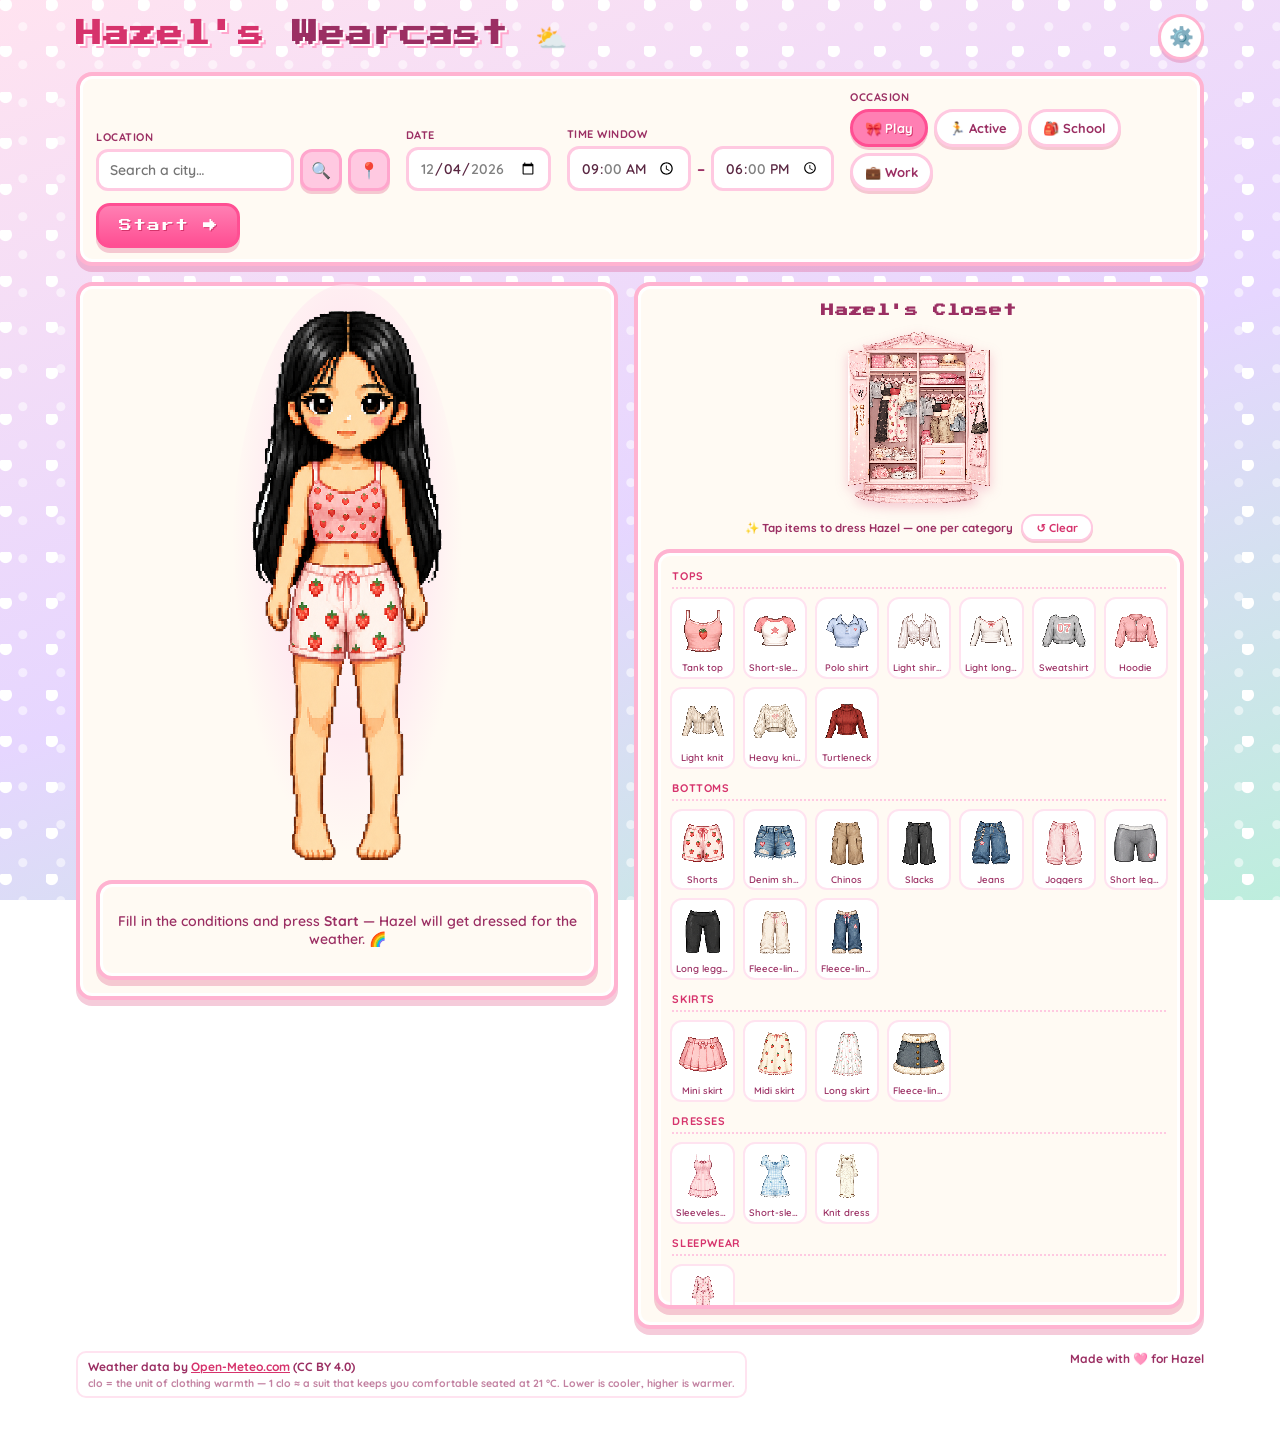
<file: index.html>
<!DOCTYPE html>
<html lang="en">
<head>
  <meta charset="UTF-8" />
  <meta name="viewport" content="width=device-width, initial-scale=1.0" />
  <title>Hazel's Wearcast — your weather outfit</title>
  <meta name="description" content="A cute pixel-art outfit recommender that dresses for the weather." />
  <link rel="icon" type="image/png" href="wearcast_app_icon.png" />
  <link rel="apple-touch-icon" href="wearcast_app_icon.png" />
  <meta name="theme-color" content="#f7b8c9" />
  <link rel="preconnect" href="https://fonts.googleapis.com" />
  <link rel="preconnect" href="https://fonts.gstatic.com" crossorigin />
  <link href="https://fonts.googleapis.com/css2?family=Press+Start+2P&family=Quicksand:wght@500;600;700&display=swap" rel="stylesheet" />
  <link rel="stylesheet" href="styles.css" />
</head>
<body>
  <div class="app">
    <!-- Header (PRD §9) -->
    <header class="site-header">
      <h1 class="title">Hazel's <span>Wearcast</span> <span class="cloud" aria-hidden="true">⛅</span></h1>
      <button id="settingsBtn" class="gear-btn" aria-label="Settings" title="Settings">⚙️</button>
    </header>

    <!-- Conditions bar (PRD §9) -->
    <section class="conditions" aria-label="Conditions">
      <div class="field location-field">
        <label for="locationInput">Location</label>
        <div class="location-row">
          <input id="locationInput" type="text" placeholder="Search a city…" autocomplete="off" />
          <button id="searchBtn" class="mini-btn" title="Search">🔍</button>
          <button id="geoBtn" class="mini-btn" title="Use my location">📍</button>
        </div>
        <ul id="geoResults" class="geo-results" hidden></ul>
        <p id="locationChosen" class="chosen" hidden></p>
      </div>

      <div class="field">
        <label for="dateInput">Date</label>
        <input id="dateInput" type="date" />
      </div>

      <div class="field">
        <label>Time window</label>
        <div class="time-row">
          <input id="startTime" type="time" value="09:00" step="3600" />
          <span class="dash">–</span>
          <input id="endTime" type="time" value="18:00" step="3600" />
        </div>
      </div>

      <div class="field occasion-field">
        <label>Occasion</label>
        <div id="occasion" class="occasion-group" role="group" aria-label="Occasion">
          <button class="occ" data-occ="Play">🎀 Play</button>
          <button class="occ" data-occ="Active">🏃 Active</button>
          <button class="occ" data-occ="School">🎒 School</button>
          <button class="occ" data-occ="Work">💼 Work</button>
        </div>
      </div>

      <button id="startBtn" class="start-btn">Start <span aria-hidden="true">→</span></button>
    </section>

    <!-- Main area (PRD §9) -->
    <main class="main">
      <!-- Character panel -->
      <section class="panel character-panel" aria-label="Character">
        <div class="character-stage" id="stage">
          <img class="base" src="Images%20in%20Closet/hazels_everskies_separated_assets_y2k/character_base_pajamas.png" alt="Hazel in pajamas" />
          <div class="layers"></div>
        </div>

        <!-- Result panel -->
        <div class="result" id="result" hidden>
          <h2 class="result-title">Today's Outfit</h2>
          <div class="weather-summary" id="weatherSummary"></div>
          <!-- [v2] Part 6: 100-point material score (always visible; not part of the clo toggle) -->
          <div class="material-score" id="materialScore" hidden></div>
          <ul class="item-list" id="itemList"></ul>
          <p class="memo" id="memo" hidden></p>
        </div>
        <div class="result placeholder" id="resultPlaceholder">
          <p>Fill in the conditions and press <strong>Start</strong> — Hazel will get dressed for the weather. 🌈</p>
        </div>
      </section>

      <!-- Closet panel -->
      <section class="panel closet-panel" aria-label="Closet">
        <div class="closet-head">
          <h2>Hazel's Closet</h2>
          <img class="closet-art" id="closetArt" src="Images%20in%20Closet/pixel_closet_versions/closet_open_with_clothes.png" alt="Open closet" />
        </div>
        <div class="closet-mode">
          <span class="coord-hint" id="coordHint"></span>
          <button id="coordBtn" class="coord-btn" type="button"></button>
        </div>
        <div class="closet-grid" id="closet"></div>
      </section>
    </main>

    <footer class="site-footer">
      <span class="attribution">Weather data by <a href="https://open-meteo.com/" target="_blank" rel="noopener">Open-Meteo.com</a> (CC BY 4.0)
        <!-- [v2] Part 6: clo explainer — always visible -->
        <span class="clo-note">clo = the unit of clothing warmth — 1 clo ≈ a suit that keeps you comfortable seated at 21 °C. Lower is cooler, higher is warmer.</span>
      </span>
      <span class="made">Made with 🩷 for Hazel</span>
    </footer>
  </div>

  <!-- Flight layer for the dress-up animation -->
  <div class="flight-layer" aria-hidden="true"></div>

  <!-- Settings modal (PRD §6) -->
  <div class="modal-backdrop" id="settingsModal" hidden>
    <div class="modal" role="dialog" aria-modal="true" aria-labelledby="settingsTitle">
      <div class="modal-head">
        <h2 id="settingsTitle">Settings</h2>
        <button id="closeSettings" class="gear-btn" aria-label="Close">✕</button>
      </div>

      <div class="setting-block">
        <h3>Body type</h3>
        <p class="hint">How sensitive are you to temperature? This nudges how warmly Hazel dresses.</p>
        <div class="radio-row" id="bodyType">
          <label><input type="radio" name="bodyType" value="cold" /> <span>🧊 Cold-sensitive</span></label>
          <label><input type="radio" name="bodyType" value="normal" /> <span>😊 Normal</span></label>
          <label><input type="radio" name="bodyType" value="heat" /> <span>🔥 Heat-sensitive</span></label>
        </div>
      </div>

      <div class="setting-block">
        <h3>Engineering details</h3>
        <p class="hint">Show the insulation numbers (clo) behind each pick. Fabric tips always show.</p>
        <label class="check-row"><input type="checkbox" id="showCloToggle" /> <span>🧶 Show engineering details (clo numbers)</span></label>
      </div>

      <div class="setting-block">
        <h3>Face photo <span class="soon">coming soon</span></h3>
        <p class="hint">Later you'll be able to add your face to Hazel's head.</p>
        <div class="face-slot" aria-disabled="true">
          <span>🙂 Face slot (disabled in v1)</span>
          <input type="file" accept="image/*" disabled />
        </div>
      </div>

      <button id="saveSettings" class="start-btn full">Save</button>
    </div>
  </div>

  <!-- Generic pop-up (weather alerts + sleep mode) -->
  <div class="modal-backdrop popup-backdrop" id="popupModal" hidden>
    <div class="modal popup" role="alertdialog" aria-modal="true" aria-labelledby="popupTitle">
      <button id="popupClose" class="popup-x" aria-label="Close">✕</button>
      <div class="popup-emoji" id="popupEmoji" aria-hidden="true">🌈</div>
      <h2 class="popup-title" id="popupTitle">Heads up</h2>
      <div class="popup-body" id="popupBody"></div>
      <button id="popupOk" class="start-btn full">Got it 🩷</button>
    </div>
  </div>

  <!-- Toast for errors / status -->
  <div class="toast" id="toast" hidden></div>

  <script src="js/catalog.js"></script>
  <script src="js/weather.js"></script>
  <script src="js/engine.js"></script>
  <script src="js/character.js"></script>
  <script src="js/dev-invariants.js"></script>
  <script src="js/app.js"></script>
</body>
</html>
</file>
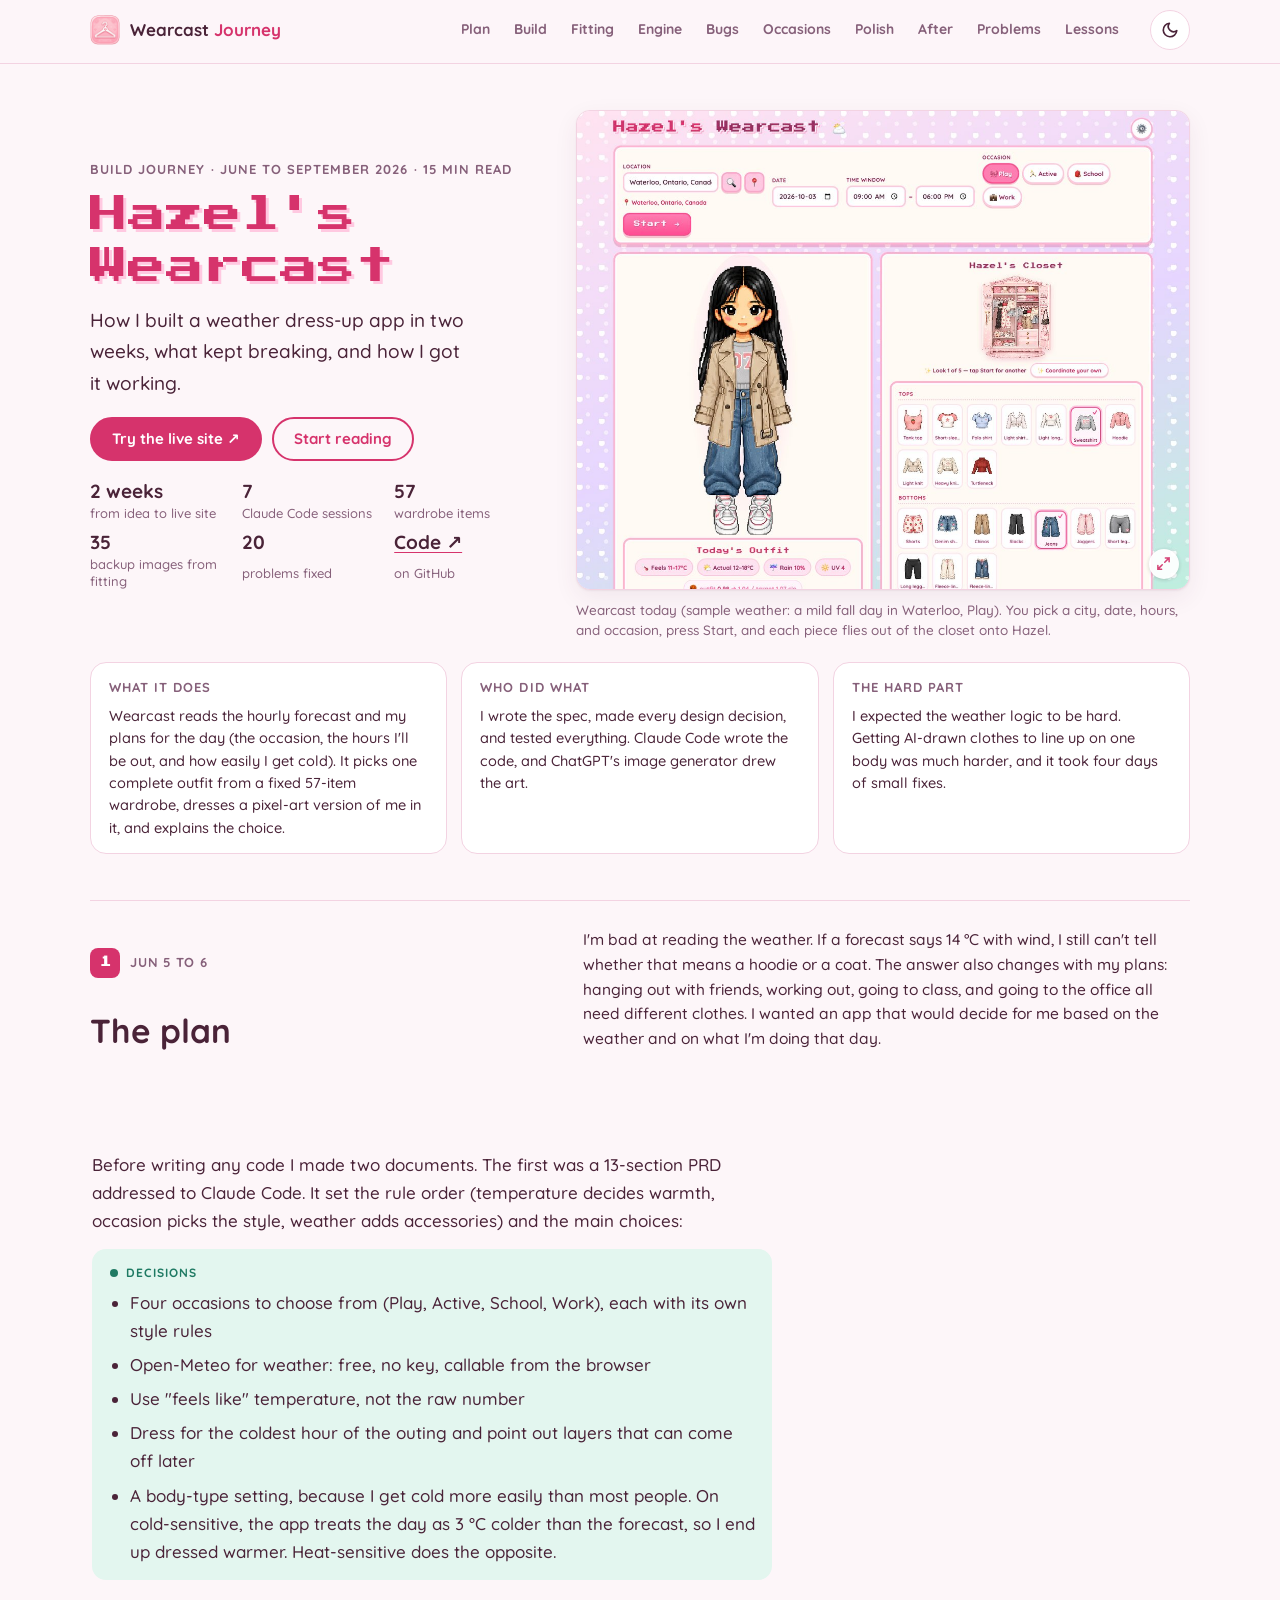
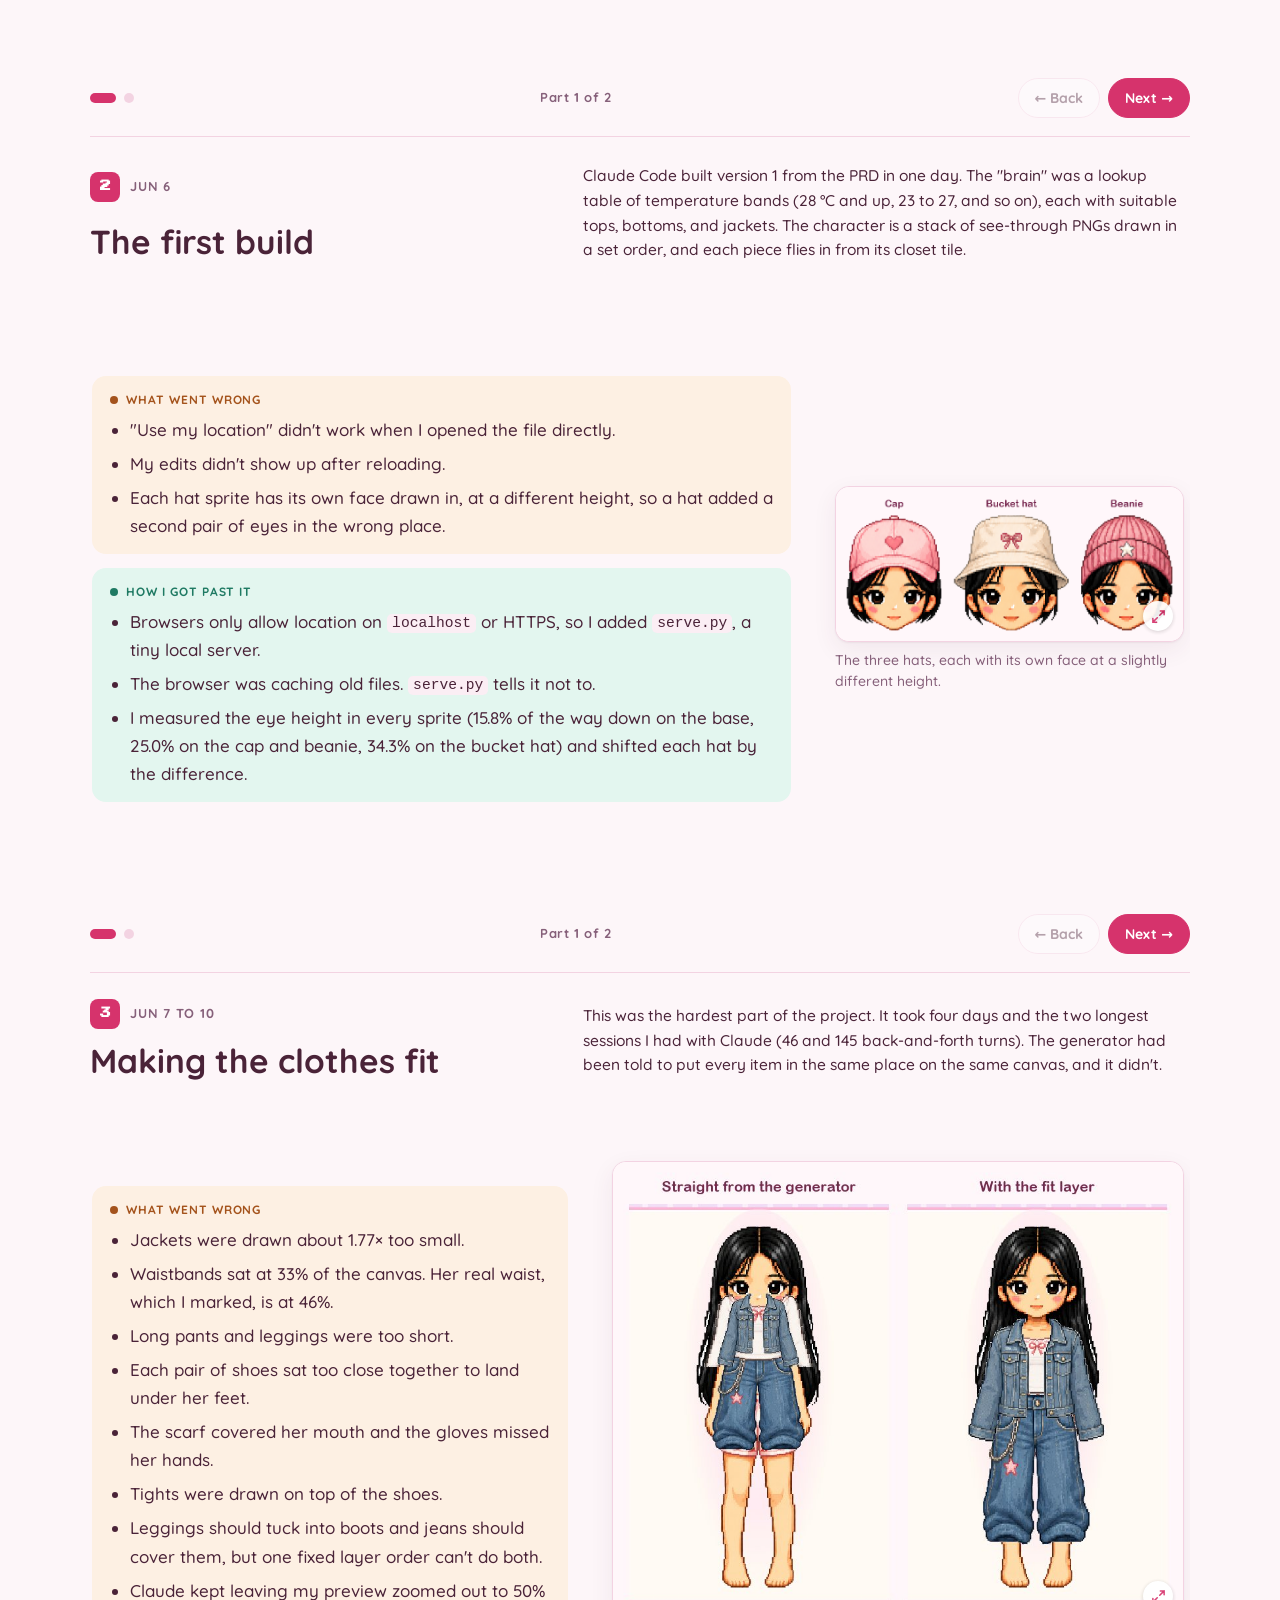
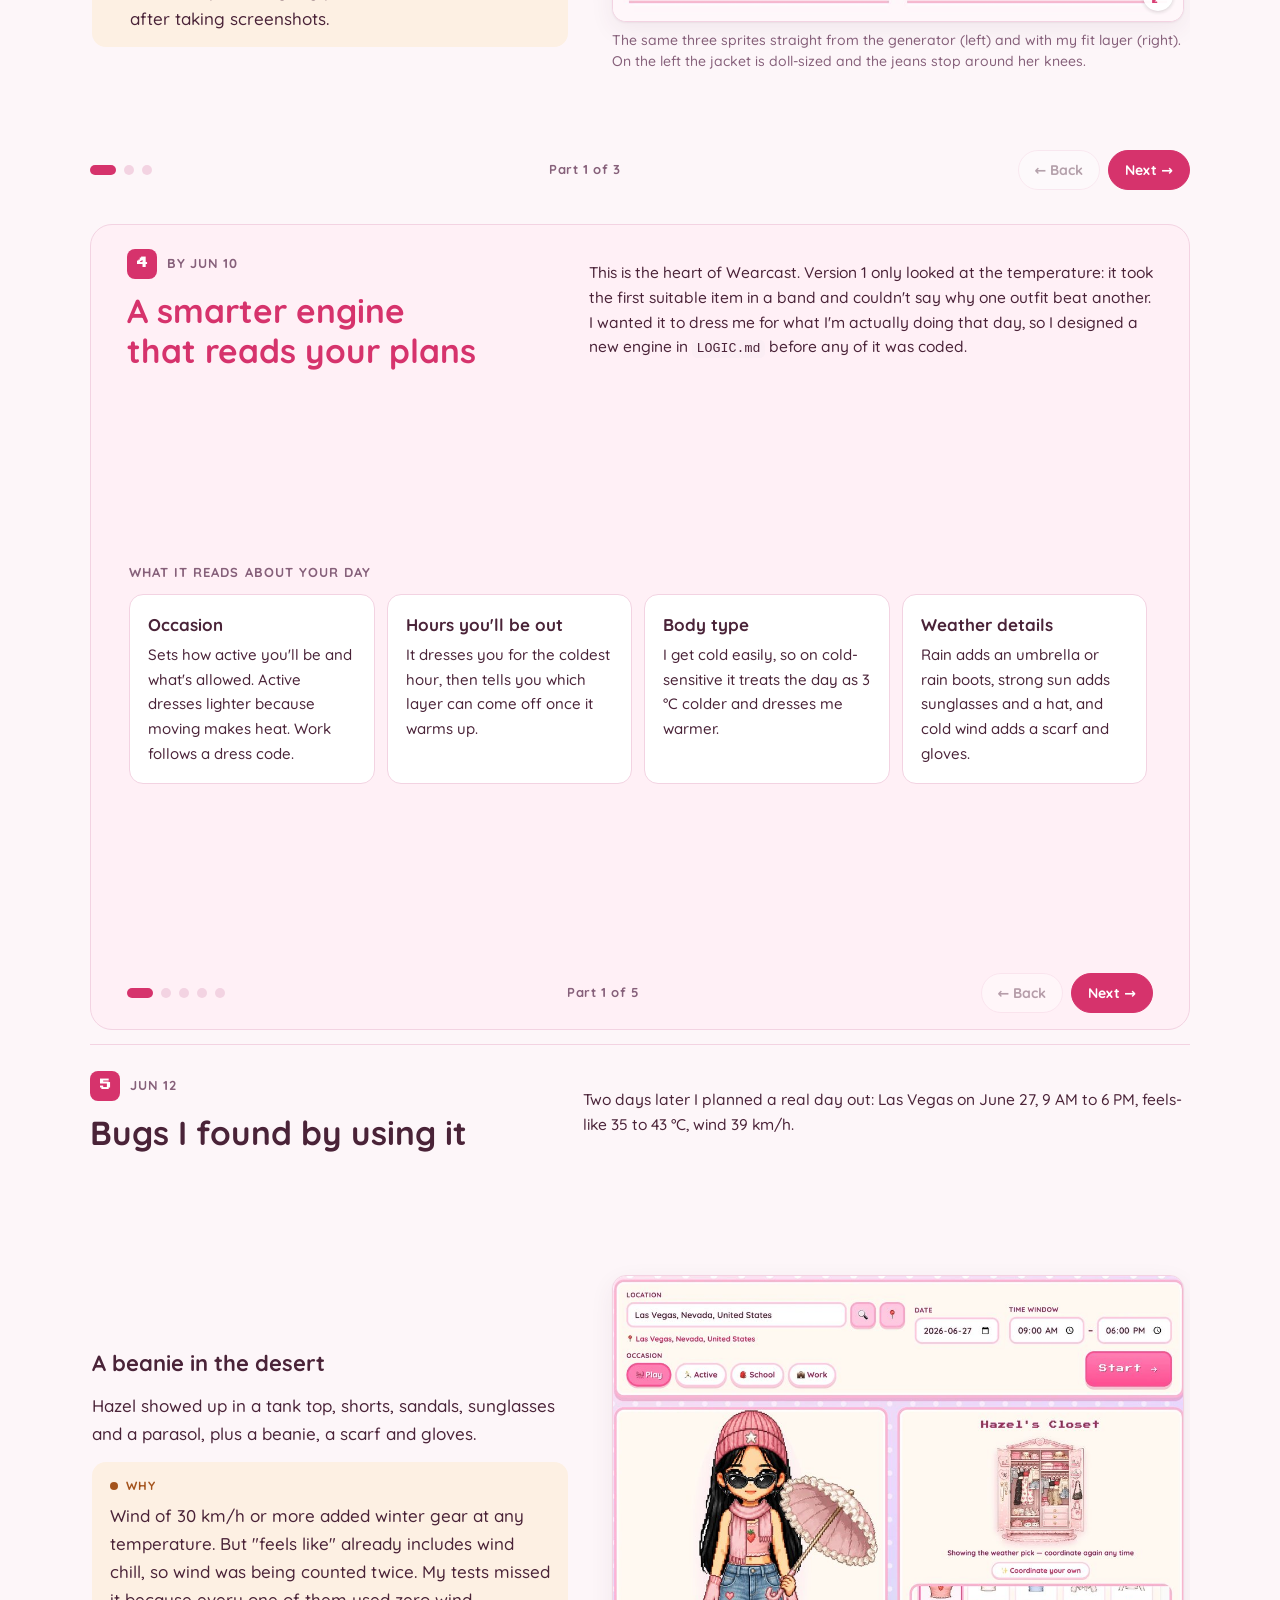
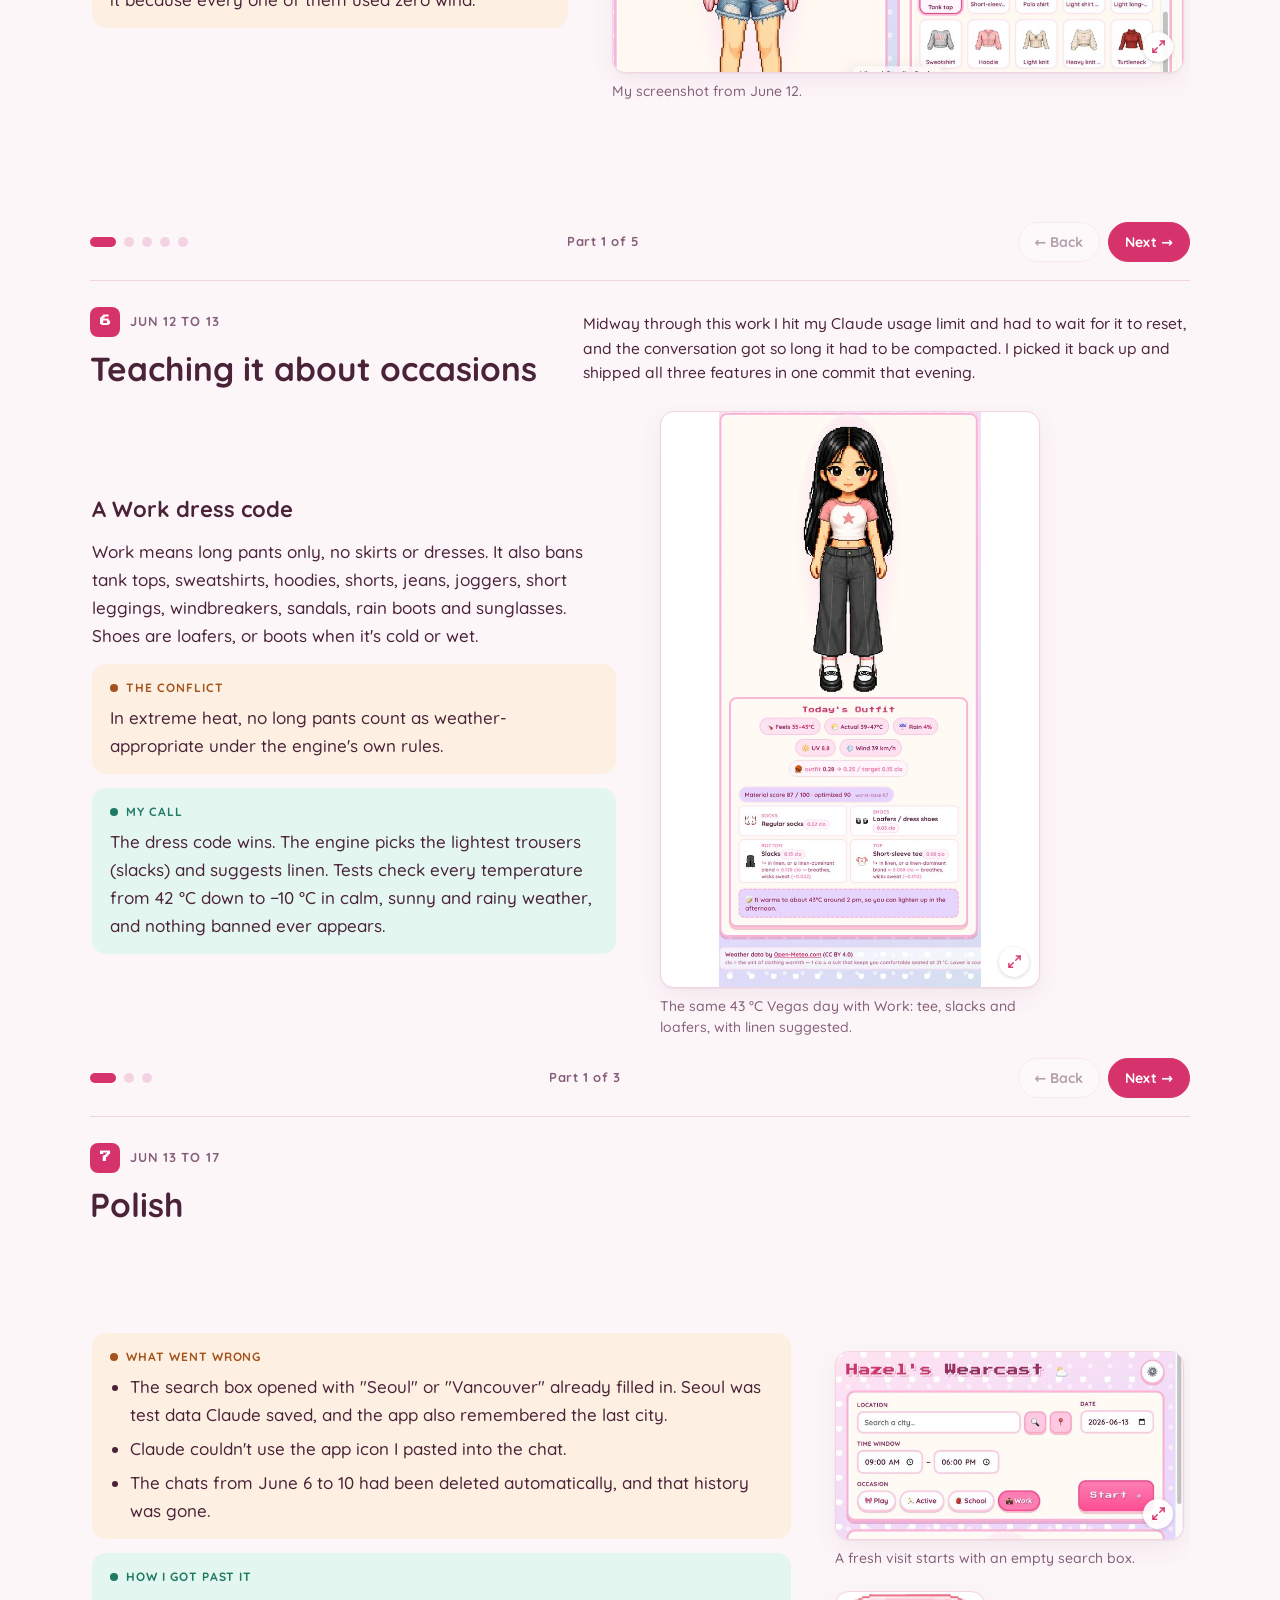
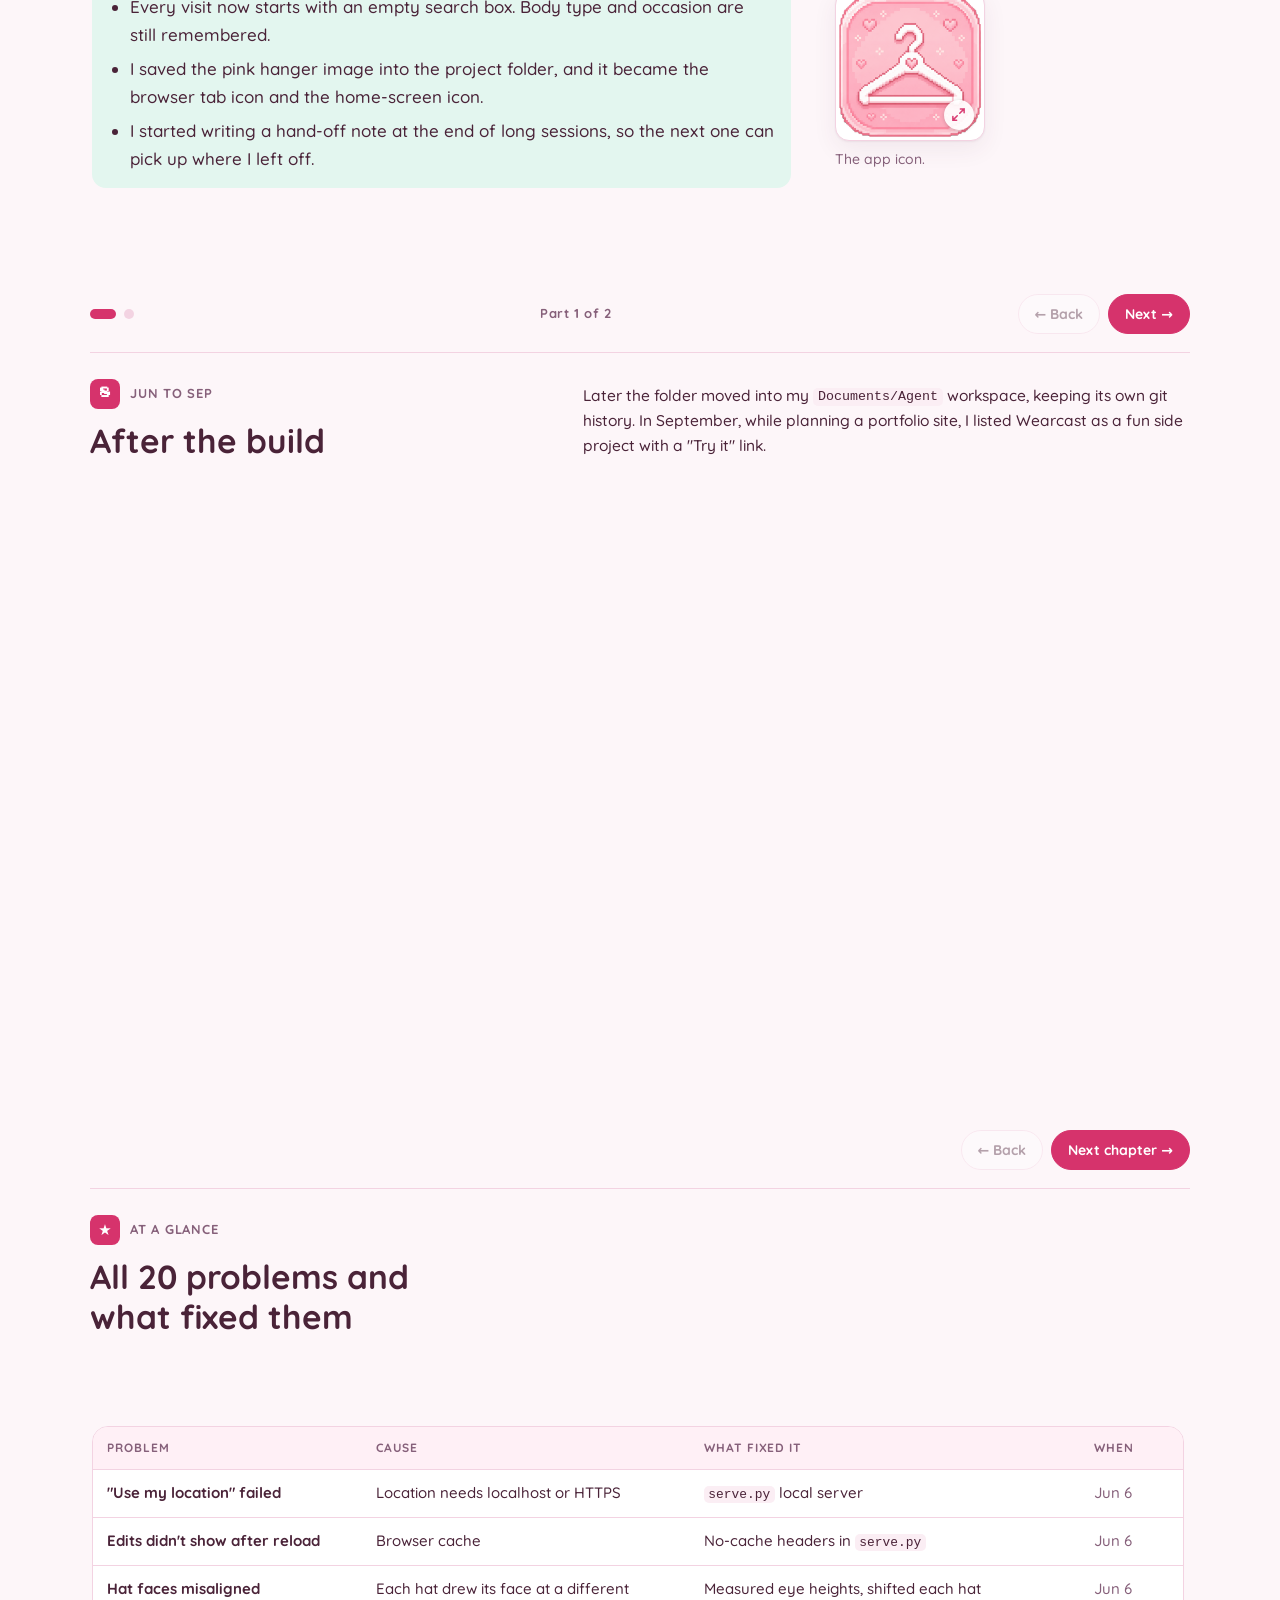
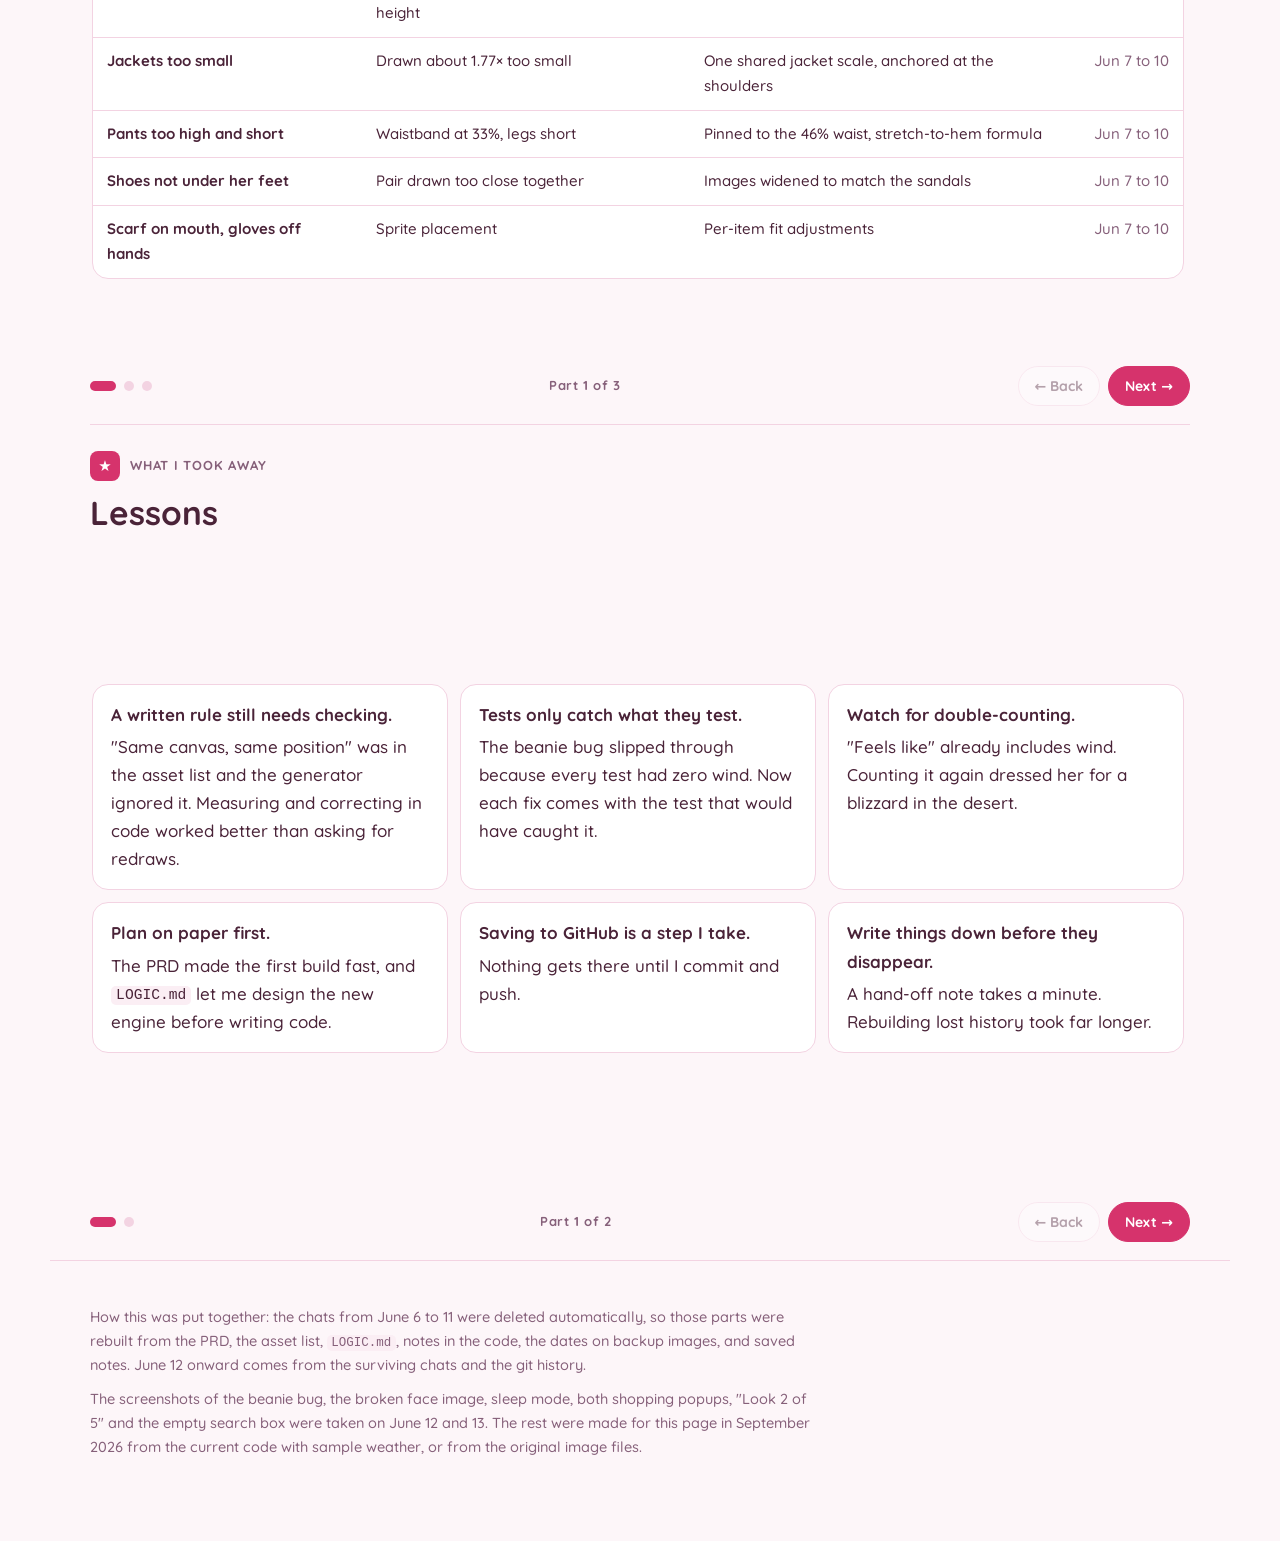
<file: journey.html>
<!doctype html>
<html lang="en">
<head>
<meta charset="utf-8">
<meta name="viewport" content="width=device-width, initial-scale=1, viewport-fit=cover">
<title>Hazel's Wearcast Journey</title>
<meta name="description" content="How I built Wearcast, a weather dress-up app, and every problem I hit along the way.">
<link rel="icon" href="wearcast_app_icon.png">
<link rel="preconnect" href="https://fonts.googleapis.com">
<link rel="preconnect" href="https://fonts.gstatic.com" crossorigin>
<link rel="stylesheet" href="https://fonts.googleapis.com/css2?family=Press+Start+2P&family=Quicksand:wght@500;600;700&display=swap">
<script>
  // Apply a saved light/dark choice before the page paints, so it never flashes.
  try { var t = localStorage.getItem('wj-theme'); if (t === 'light' || t === 'dark') document.documentElement.setAttribute('data-theme', t); } catch (e) {}
</script>
<style>
/* ============ tokens (from Wearcast's own palette) ============ */
:root {
  color-scheme: light;
  --bg: #fdf6f9;
  --surface: #ffffff;
  --surface-2: #fff0f6;
  --ink: #4a2338;
  --muted: #86607a;
  --line: #f3d3e2;
  --accent: #d6336c;
  --accent-ink: #ffffff;
  --accent-soft: #ffe3f0;
  --pixel-shadow: #ffc9e1;
  --warn: #a4531c;
  --warn-soft: #fdf0e3;
  --fix: #1f7a63;
  --fix-soft: #e3f6ef;
  --code-bg: #fbeef4;
  --bar-bg: rgba(253, 246, 249, .9);
  --shadow: 0 1px 2px rgba(90, 39, 66, .06), 0 8px 24px rgba(90, 39, 66, .07);
  --font-pixel: "Press Start 2P", "Courier New", monospace;
  --font-body: "Quicksand", "Nunito", "Segoe UI", system-ui, sans-serif;
  --font-mono: ui-monospace, "SF Mono", Menlo, Consolas, monospace;
  --bar-h: 60px;
  --gutter: 16px;
  --max: 1180px;
}
@media (prefers-color-scheme: dark) {
  :root:not([data-theme="light"]) {
    color-scheme: dark;
    --bg: #1b1218; --surface: #251820; --surface-2: #2e1d28;
    --ink: #f6e6ef; --muted: #c3a3b6; --line: #432a3a;
    --accent: #ff7fb3; --accent-ink: #2a0f1d; --accent-soft: #3d2231; --pixel-shadow: #5a2742;
    --warn: #f3b37a; --warn-soft: #34231a; --fix: #7fdcc0; --fix-soft: #17302a;
    --code-bg: #2e1d28; --bar-bg: rgba(27, 18, 24, .9);
    --shadow: 0 1px 2px rgba(0,0,0,.3), 0 8px 24px rgba(0,0,0,.28);
  }
}
:root[data-theme="dark"] {
  color-scheme: dark;
  --bg: #1b1218; --surface: #251820; --surface-2: #2e1d28;
  --ink: #f6e6ef; --muted: #c3a3b6; --line: #432a3a;
  --accent: #ff7fb3; --accent-ink: #2a0f1d; --accent-soft: #3d2231; --pixel-shadow: #5a2742;
  --warn: #f3b37a; --warn-soft: #34231a; --fix: #7fdcc0; --fix-soft: #17302a;
  --code-bg: #2e1d28; --bar-bg: rgba(27, 18, 24, .9);
  --shadow: 0 1px 2px rgba(0,0,0,.3), 0 8px 24px rgba(0,0,0,.28);
}
@media (min-width: 640px) { :root { --gutter: 28px; } }
@media (min-width: 1024px) { :root { --gutter: 40px; } }

/* ============ base ============ */
* { box-sizing: border-box; }
[hidden] { display: none !important; }
html { scroll-behavior: smooth; scroll-padding-top: calc(var(--bar-h) + 20px); -webkit-text-size-adjust: 100%; }
body {
  margin: 0; background: var(--bg); color: var(--ink);
  font-family: var(--font-body); font-weight: 500; font-size: 16px; line-height: 1.65;
}
@media (min-width: 640px) { body { font-size: 17px; } }
img { max-width: 100%; height: auto; display: block; }
a { color: var(--accent); text-underline-offset: 3px; }
:focus-visible { outline: 3px solid var(--accent); outline-offset: 3px; border-radius: 8px; }
code { white-space: nowrap; font-family: var(--font-mono); font-size: .86em; background: var(--code-bg); padding: .1em .35em; border-radius: 5px; }
pre code { white-space: inherit; font-size: inherit; background: none; padding: 0; }
strong, b { font-weight: 700; }
.wrap { max-width: var(--max); margin: 0 auto; padding-inline: var(--gutter); }
.num { font-variant-numeric: tabular-nums; }
.skip {
  position: absolute; left: 12px; top: -60px; z-index: 100; background: var(--accent); color: var(--accent-ink);
  padding: 10px 16px; border-radius: 10px; font-weight: 700; text-decoration: none;
}
.skip:focus { top: calc(env(safe-area-inset-top, 0px) + 10px); }
@media (prefers-reduced-motion: reduce) {
  html { scroll-behavior: auto; }
  *, *::before, *::after { transition: none !important; animation: none !important; }
}

/* ============ top bar ============ */
.topbar {
  position: sticky; top: 0; z-index: 50;
  padding-top: env(safe-area-inset-top, 0px);
  background: var(--bar-bg);
  -webkit-backdrop-filter: saturate(1.4) blur(10px); backdrop-filter: saturate(1.4) blur(10px);
  border-bottom: 1px solid var(--line);
}
.bar { height: var(--bar-h); display: flex; align-items: center; gap: 12px; }
.brand { display: inline-flex; align-items: center; gap: 10px; text-decoration: none; color: var(--ink); font-weight: 700; font-size: 17px; flex: 0 0 auto; }
.brand img { width: 30px; height: 30px; border-radius: 8px; }
.brand span span { color: var(--accent); }
@media (max-width: 419px) { .brand span span { display: none; } .brand { font-size: 16px; } }
.toc { display: none; margin-left: auto; }
.toc ul { display: flex; gap: 2px; margin: 0; padding: 0; list-style: none; }
.toc a {
  display: block; padding: 7px 11px; border-radius: 999px; text-decoration: none;
  font-size: 14px; font-weight: 700; color: var(--muted); white-space: nowrap;
}
.toc a:hover { color: var(--ink); background: var(--surface-2); }
.toc a.on { color: var(--accent); background: var(--accent-soft); }
.tools { margin-left: auto; display: flex; align-items: center; gap: 8px; min-width: 0; flex: 0 1 auto; }
.menu-btn, .icon-btn {
  display: inline-flex; align-items: center; justify-content: center; gap: 8px;
  height: 40px; border: 1px solid var(--line); background: var(--surface); color: var(--ink);
  border-radius: 999px; cursor: pointer; font: 700 14px var(--font-body);
}
.menu-btn { padding: 0 12px 0 14px; min-width: 0; flex: 0 1 auto; max-width: 260px; }
.menu-btn .lbl { overflow: hidden; text-overflow: ellipsis; white-space: nowrap; }
.menu-btn svg { flex: 0 0 auto; transition: transform .2s; }
.menu-btn[aria-expanded="true"] svg { transform: rotate(180deg); }
.icon-btn { width: 40px; }
.icon-btn .sun { display: none; }
:root[data-theme="dark"] .icon-btn .sun { display: block; }
:root[data-theme="dark"] .icon-btn .moon { display: none; }
@media (prefers-color-scheme: dark) {
  :root:not([data-theme="light"]) .icon-btn .sun { display: block; }
  :root:not([data-theme="light"]) .icon-btn .moon { display: none; }
}
@media (min-width: 1100px) {
  .toc { display: block; }
  .tools { margin-left: 8px; }
  .menu-btn { display: none; }
}
.progress { height: 3px; background: transparent; }
.progress span { display: block; height: 100%; width: 0; background: var(--accent); }

/* chapter menu (phones and tablets) */
.menu {
  position: absolute; left: 0; right: 0; top: 100%;
  background: var(--surface); border-bottom: 1px solid var(--line); box-shadow: var(--shadow);
  max-height: calc(100vh - var(--bar-h) - env(safe-area-inset-top, 0px) - 12px); overflow-y: auto;
}
@media (min-width: 640px) {
  .menu { left: auto; right: var(--gutter); width: 380px; border: 1px solid var(--line); border-radius: 16px; top: calc(100% + 8px); }
}
.menu ol { list-style: none; margin: 0; padding: 8px; display: grid; gap: 2px; }
.menu a {
  display: grid; grid-template-columns: 32px 1fr; gap: 2px 12px; align-items: center;
  padding: 10px 12px; border-radius: 12px; text-decoration: none; color: var(--ink);
}
.menu a:hover { background: var(--surface-2); }
.menu a.on { background: var(--accent-soft); }
.menu .n {
  grid-row: span 2; width: 30px; height: 30px; border-radius: 8px; display: grid; place-items: center;
  font-family: var(--font-pixel); font-size: 10px; background: var(--surface-2); color: var(--accent);
}
.menu a.on .n { background: var(--accent); color: var(--accent-ink); }
.menu .t { font-weight: 700; line-height: 1.3; }
.menu .d { font-size: 13px; color: var(--muted); line-height: 1.3; }

.n.sym { font-family: var(--font-body) !important; font-size: 15px !important; }

/* ============ hero ============ */
.hero { padding-block: 32px 8px; }
@media (min-width: 1024px) { .hero { padding-block: 56px 16px; } }
.hero-grid { display: grid; gap: 28px; align-items: center; }
@media (min-width: 1024px) { .hero-grid { grid-template-columns: minmax(0, 5fr) minmax(0, 7fr); gap: 48px; } }
.eyebrow { font-size: 13px; font-weight: 700; letter-spacing: .08em; text-transform: uppercase; color: var(--muted); margin: 0 0 14px; }
h1 {
  font-family: var(--font-pixel); font-weight: 400;
  font-size: clamp(26px, 6vw, 44px); line-height: 1.35; margin: 0 0 18px;
  color: var(--accent); text-shadow: 3px 3px 0 var(--pixel-shadow); text-wrap: balance;
}
.lede { font-size: clamp(18px, 2.4vw, 21px); margin: 0 0 22px; max-width: 36ch; text-wrap: pretty; }
.ctas { display: flex; flex-wrap: wrap; gap: 10px; margin-bottom: 24px; }
.btn {
  display: inline-flex; align-items: center; justify-content: center; gap: 8px; min-height: 44px;
  padding: 0 20px; border-radius: 999px; font-weight: 700; font-size: 15px; text-decoration: none;
  border: 2px solid var(--accent);
}
.btn.primary { background: var(--accent); color: var(--accent-ink); }
.btn.ghost { color: var(--accent); }
.btn:hover { filter: brightness(1.05); }
.facts { display: grid; grid-template-columns: repeat(2, minmax(0, 1fr)); gap: 12px 20px; margin: 0; padding: 0; list-style: none; }
@media (min-width: 640px) { .facts { grid-template-columns: repeat(3, minmax(0, 1fr)); } }
.facts li { display: grid; font-size: 14px; color: var(--muted); line-height: 1.35; }
.facts b { font-size: 22px; color: var(--ink); font-variant-numeric: tabular-nums; }
.hero-shot figcaption { margin-top: 10px; }

.cards { display: grid; gap: 14px; margin-top: 36px; }
@media (min-width: 640px) { .cards { grid-template-columns: repeat(3, minmax(0, 1fr)); } }
.cards > div { background: var(--surface); border: 1px solid var(--line); border-radius: 16px; padding: 18px 20px; }
.cards h2 { font-size: 13px; letter-spacing: .08em; text-transform: uppercase; color: var(--muted); margin: 0 0 6px; }
.cards p { margin: 0; font-size: 15.5px; }


/* desktop: the whole intro (text, screenshot, three cards) fits in the first screen */
@media (min-width: 1024px) and (min-height: 640px) {
  .hero { min-height: calc(100vh - var(--bar-h) - 4px); display: flex; flex-direction: column; justify-content: center; padding-block: 24px; }
  h1 { font-size: clamp(26px, 3vw, 38px); margin-bottom: 12px; }
  .lede { margin-bottom: 18px; }
  .ctas { margin-bottom: 18px; }
  .facts { gap: 8px 18px; }
  .facts li { font-size: 13px; }
  .facts b { font-size: 19px; }
  .lede { font-size: 19px; }
  .eyebrow { margin-bottom: 10px; }
  .hero-shot .zoom img { max-height: max(240px, calc(100vh - var(--bar-h) - 340px)); }
  .hero-shot figcaption { font-size: 13.5px; }
  .cards { margin-top: 22px; }
  .cards > div { padding: 14px 18px; }
  .cards p { font-size: 14.5px; line-height: 1.55; }
}

/* ============ chapters ============ */
.chapter { padding-block: 52px 12px; border-top: 1px solid var(--line); }
@media (min-width: 1024px) { .chapter { padding-block: 72px 16px; } }
.ch-head { max-width: 66ch; margin-bottom: 22px; }
.kicker { display: flex; align-items: center; gap: 10px; margin: 0 0 12px; font-size: 13px; font-weight: 700; letter-spacing: .06em; text-transform: uppercase; color: var(--muted); }
.kicker .n {
  width: 30px; height: 30px; border-radius: 8px; display: grid; place-items: center;
  font-family: var(--font-pixel); font-size: 11px; letter-spacing: 0; background: var(--accent); color: var(--accent-ink);
}
.ch-head h2 { font-size: clamp(26px, 4.4vw, 36px); line-height: 1.2; margin: 0 0 12px; font-weight: 700; text-wrap: balance; }
.ch-head p.lead { margin: 0; font-size: 1.05em; }

.beat { display: grid; gap: 20px; padding-block: 12px 30px; }
.beat .text { max-width: 68ch; display: grid; gap: 14px; align-content: start; }
.beat .text > p, .beat .text > ul { margin: 0; }
.beat .media { display: grid; gap: 22px; align-content: start; width: 100%; max-width: 720px; }
@media (min-width: 1024px) {
  .beat { grid-template-columns: minmax(0, 1fr) minmax(0, 1fr); gap: 44px; align-items: start; }
  .beat.wide-media { grid-template-columns: minmax(0, 5fr) minmax(0, 6fr); }
  .beat.solo { grid-template-columns: minmax(0, 1fr); }
  .beat .media { position: sticky; top: calc(var(--bar-h) + 24px); max-width: none; }
}
h3 { font-size: clamp(19px, 2.4vw, 22px); margin: 0; line-height: 1.3; }

.box { border-radius: 14px; padding: 14px 16px 14px 18px; }
.box .tag { display: flex; align-items: center; gap: 8px; font-size: 12px; font-weight: 700; letter-spacing: .08em; text-transform: uppercase; margin-bottom: 6px; }
.box .tag::before { content: ""; width: 8px; height: 8px; border-radius: 50%; background: currentColor; }
.box.wrong { background: var(--warn-soft); }
.box.wrong .tag { color: var(--warn); }
.box.fixed { background: var(--fix-soft); }
.box.fixed .tag { color: var(--fix); }
.box ul { margin: 0; padding-left: 20px; display: grid; gap: 6px; }
.box p { margin: 0; }
.box p + ul, .box ul + p { margin-top: 8px; }

pre.snippet {
  margin: 0; white-space: pre; font-family: var(--font-mono); font-size: 13.5px; line-height: 1.55;
  background: var(--code-bg); border: 1px solid var(--line); border-radius: 12px; padding: 12px 14px; overflow-x: auto;
}

/* figures */
figure { margin: 0; }
figure.narrow { max-width: 380px; width: 100%; }
figure.tiny { max-width: 150px; }
@media (max-width: 1023px) { figure.narrow, figure.tiny { margin-inline: auto; } }
.zoom {
  position: relative; display: block; width: 100%; padding: 0;
  border: 1px solid var(--line); border-radius: 14px; background: var(--surface);
  cursor: zoom-in; overflow: hidden; box-shadow: var(--shadow);
}
/* width 100% + the width/height attributes reserve each picture's space before it loads,
   so jumping to a chapter lands in the right place */
.zoom img { width: 100%; height: auto; max-height: min(70vh, 720px); object-fit: contain; }
.zoom::after {
  content: ""; position: absolute; right: 10px; bottom: 10px; width: 30px; height: 30px; border-radius: 50%;
  background: var(--surface) url("data:image/svg+xml,%3Csvg xmlns='http://www.w3.org/2000/svg' viewBox='0 0 24 24' fill='none' stroke='%23d6336c' stroke-width='2.4' stroke-linecap='round'%3E%3Cpath d='M15 3h6v6M9 21H3v-6M21 3l-7 7M3 21l7-7'/%3E%3C/svg%3E") center/15px no-repeat;
  box-shadow: 0 1px 4px rgba(0,0,0,.18); opacity: .92;
}
figcaption { font-size: 14px; color: var(--muted); margin-top: 8px; line-height: 1.5; }
.pair { display: grid; gap: 12px; grid-template-columns: 1fr 1fr; align-items: start; }
.pair .label { font-size: 13px; font-weight: 700; margin-bottom: 6px; }
.pair .label.bad { color: var(--warn); }
.pair .label.good { color: var(--fix); }

.note {
  display: flex; gap: 16px; align-items: center; background: var(--surface); border: 1px solid var(--line);
  border-radius: 16px; padding: 16px 18px; margin: 8px 0 28px;
}
.note .zoom { width: 96px; flex: 0 0 auto; }
.note .zoom::after { display: none; }
.note p { margin: 0; }
.note .d { font-size: 13px; font-weight: 700; letter-spacing: .06em; text-transform: uppercase; color: var(--muted); margin-bottom: 4px; }

.next {
  display: flex; align-items: center; justify-content: space-between; gap: 12px;
  margin: 8px 0 20px; padding: 16px 20px; border-radius: 16px; border: 1px dashed var(--line);
  text-decoration: none; color: var(--ink);
}
.next:hover { border-color: var(--accent); background: var(--surface); }
.next small { display: block; font-size: 12.5px; font-weight: 700; letter-spacing: .06em; text-transform: uppercase; color: var(--muted); }
.next b { font-size: 17px; }
.next .arrow { font-size: 22px; color: var(--accent); }

/* the engine chapter is the centrepiece, on its own tinted panel */
.feature { border-top: 0; }
.feature .panel {
  background: var(--surface-2); border: 1px solid var(--line); border-radius: 22px;
  padding: 28px 18px 8px;
}
@media (min-width: 640px) { .feature .panel { padding: 40px 32px 12px; } }
@media (min-width: 1024px) { .feature .panel { padding: 52px 48px 16px; } }
.feature .ch-head h2 { color: var(--accent); }
.subhead { font-size: 13px; font-weight: 700; letter-spacing: .08em; text-transform: uppercase; color: var(--muted); margin: 0; }
.reads { display: grid; gap: 12px; margin: 10px 0 28px; }
@media (min-width: 640px) { .reads { grid-template-columns: repeat(2, minmax(0, 1fr)); } }
@media (min-width: 1024px) { .reads { grid-template-columns: repeat(4, minmax(0, 1fr)); } }
.reads div { background: var(--surface); border: 1px solid var(--line); border-radius: 14px; padding: 16px 18px; }
.reads b { display: block; font-size: 17px; margin-bottom: 4px; }
.reads p { margin: 0; font-size: 15px; }
.steps { list-style: none; counter-reset: s; margin: 0; padding: 0; display: grid; gap: 14px; }
.steps li { counter-increment: s; display: grid; grid-template-columns: 32px 1fr; gap: 12px; align-items: start; }
.steps li::before {
  content: counter(s); font-family: var(--font-pixel); font-size: 11px; color: var(--accent-ink);
  background: var(--accent); border-radius: 8px; width: 30px; height: 30px; display: grid; place-items: center; margin-top: 2px;
}
.outfits { margin: 0; padding-left: 20px; display: grid; gap: 4px; }

.milestone {
  display: flex; flex-wrap: wrap; gap: 6px 18px; align-items: baseline;
  background: var(--surface); border: 1px solid var(--line); border-radius: 16px; padding: 18px 22px;
}
.milestone .d { font-family: var(--font-pixel); font-size: 11px; color: var(--accent); }
.milestone p { margin: 0; max-width: 70ch; }
.chapter.slim { border-top: 0; padding-block: 8px 12px; }

/* ============ slide mode: laptops and desktops ============
   Each chapter fills one screen; its parts become slides. Phones and
   portrait tablets keep the normal scrolling layout. */
.slide-nav { display: none; }
.deck { scroll-snap-type: y proximity; scroll-padding-top: var(--top-h, 64px); }
.deck #hero, .deck main > section { scroll-snap-align: start; }
.deck #hero { min-height: calc(100vh - var(--top-h, 64px)); }
.deck main > section {
  height: calc(100vh - var(--top-h, 64px)); display: flex; flex-direction: column;
  padding-block: 26px 18px; overflow: hidden;
}
.deck .feature { padding-block: 16px 14px; }
.deck .feature .panel { flex: 1; min-height: 0; display: flex; flex-direction: column; padding: 24px 36px 16px; }
.deck .ch-head {
  flex: none; max-width: none; margin-bottom: 16px;
  display: grid; grid-template-columns: minmax(0, 1fr) minmax(0, 1.35fr); column-gap: 44px; align-items: end;
}
.deck .ch-head .kicker, .deck .ch-head h2 { grid-column: 1; }
.deck .ch-head h2 { margin: 0; font-size: clamp(26px, 2.6vw, 34px); }
.deck .ch-head .lead { grid-column: 2; grid-row: 1 / span 2; font-size: 15.5px; line-height: 1.6; align-self: center; }
.deck .slides { flex: 1; min-height: 0; overflow: hidden; position: relative; }
.deck .track { display: flex; height: 100%; transition: transform .45s cubic-bezier(.2, .8, .2, 1); }
.deck .slide { flex: 0 0 100%; height: 100%; overflow-y: auto; padding: 4px 6px 4px 2px; }
.deck .slide { display: flex; flex-direction: column; justify-content: safe center; }
.deck .slide > * { flex: none; }
.deck .slide > .beat { width: 100%; }
.deck .slide > .beat { padding: 0; min-height: 100%; align-items: center; }
.deck .slide > .beat .media { position: static; }
.deck .slide .zoom img { max-height: max(160px, calc(var(--slide-h, 480px) - 64px)); }
.deck .slide .pair .zoom img { max-height: max(140px, calc(var(--slide-h, 480px) - 96px)); }
.deck .slide .note { margin: 0; }
.deck .slide .reads { margin-bottom: 0; }
.deck .next { display: none; }
.deck .to-top { display: none !important; }
.deck .beat.wide-text { grid-template-columns: minmax(0, 2fr) minmax(0, 1fr); }
.deck .beat.wide-text .text { max-width: none; }
.deck .two-col { display: block; columns: 2; column-gap: 32px; }
.deck .two-col li { break-inside: avoid; margin-bottom: 6px; }
.deck .steps { gap: 10px; font-size: 15.5px; line-height: 1.55; }
.deck .status-head { margin-top: 0; }
/* shorter laptop screens: tighter type and spacing so every part still fits */
@media (min-width: 1024px) and (max-height: 800px) {
  .deck body { font-size: 15.5px; line-height: 1.55; }
  .deck main > section { padding-block: 16px 12px; }
  .deck .feature { padding-block: 10px; }
  .deck .feature .panel { padding: 18px 30px 12px; }
  .deck .ch-head { margin-bottom: 12px; }
  .deck .ch-head .lead { font-size: 14.5px; line-height: 1.5; }
  .deck .kicker { margin-bottom: 6px; }
  .deck .box { padding: 10px 14px 10px 16px; }
  .deck .box ul { gap: 3px; }
  .deck .text { gap: 10px; }
  .deck h3 { font-size: 18px; }
  .deck figcaption { font-size: 13px; margin-top: 6px; }
  .deck .slide-nav { margin-top: 10px; }
  .deck th, .deck td { padding: 7px 12px; font-size: 14px; }
  .deck .reads div { padding: 12px 14px; }
}
.deck .slide-nav { flex: none; display: flex; align-items: center; justify-content: space-between; gap: 16px; margin-top: 14px; }
.slide-nav .dots { display: flex; align-items: center; gap: 8px; }
.slide-nav .dot { width: 10px; height: 10px; padding: 0; border-radius: 50%; border: 0; background: var(--line); cursor: pointer; transition: width .2s; }
.slide-nav .dot.on { background: var(--accent); width: 26px; border-radius: 999px; }
.slide-nav .count { font-size: 13px; font-weight: 700; color: var(--muted); letter-spacing: .04em; }
.slide-nav .btns { display: flex; gap: 8px; }
.slide-btn {
  display: inline-flex; align-items: center; gap: 8px; height: 40px; padding: 0 16px; border-radius: 999px;
  border: 1px solid var(--line); background: var(--surface); color: var(--ink); font: 700 14px var(--font-body); cursor: pointer;
}
.slide-btn:disabled { opacity: .4; cursor: default; }
.slide-btn.go { background: var(--accent); border-color: var(--accent); color: var(--accent-ink); }
/* the problems table is split into parts of 7 rows so each part fits a slide */
.slide + .slide .table-wrap.cont { margin-top: 0; }
.table-wrap.cont { margin-top: -1px; }
.table-wrap.cont thead { display: none; }
.deck .table-wrap.cont { margin-top: 0; }
.deck .table-wrap.cont thead { display: table-header-group; }
@media (max-width: 759px) { .table-wrap.cont { margin-top: 10px; } }

/* ============ problems table ============ */
.table-wrap { border: 1px solid var(--line); border-radius: 16px; background: var(--surface); overflow: hidden; }
table { border-collapse: collapse; width: 100%; font-size: 15px; }
th, td { text-align: left; vertical-align: top; padding: 11px 14px; border-bottom: 1px solid var(--line); }
th { font-size: 12px; letter-spacing: .08em; text-transform: uppercase; color: var(--muted); background: var(--surface-2); }
tbody tr:last-child td { border-bottom: 0; }
td:first-child { font-weight: 700; }
td.when { white-space: nowrap; color: var(--muted); font-variant-numeric: tabular-nums; }
tbody tr:hover td { background: var(--surface-2); }
@media (max-width: 759px) {
  .table-wrap { border: 0; background: none; overflow: visible; }
  table, tbody, tr, td { display: block; }
  thead { display: none; }
  tbody { display: grid; gap: 10px; }
  tr { background: var(--surface); border: 1px solid var(--line); border-radius: 14px; padding: 12px 16px; }
  td { border: 0; padding: 3px 0 3px 84px; position: relative; }
  td::before { content: attr(data-label); position: absolute; left: 0; top: 6px; font-size: 12px; font-weight: 700; letter-spacing: .06em; text-transform: uppercase; color: var(--muted); }
  td:first-child { font-size: 16px; padding: 0 0 6px; }
  td:first-child::before { content: none; }
  td.when { white-space: normal; }
  tbody tr:hover td { background: none; }
}

/* ============ lessons, status, footer ============ */
.lessons { list-style: none; margin: 0; padding: 0; display: grid; gap: 12px; }
@media (min-width: 640px) { .lessons { grid-template-columns: repeat(2, minmax(0, 1fr)); } }
@media (min-width: 1024px) { .lessons { grid-template-columns: repeat(3, minmax(0, 1fr)); } }
.lessons li { background: var(--surface); border: 1px solid var(--line); border-radius: 16px; padding: 16px 18px; }
.lessons b { display: block; margin-bottom: 4px; }
.status-head { margin: 44px 0 12px; }
.status { display: grid; gap: 8px; padding-left: 20px; margin: 0; max-width: 70ch; }
footer { padding-block: 44px 72px; margin-top: 40px; border-top: 1px solid var(--line); color: var(--muted); font-size: 14.5px; }
footer p { max-width: 80ch; margin: 0 0 10px; }

/* back to top */
.to-top {
  position: fixed; right: max(16px, env(safe-area-inset-right, 0px)); bottom: calc(16px + env(safe-area-inset-bottom, 0px)); z-index: 40;
  display: inline-flex; align-items: center; gap: 6px; height: 44px; padding: 0 16px;
  border-radius: 999px; border: 0; background: var(--accent); color: var(--accent-ink);
  font: 700 14px var(--font-body); box-shadow: var(--shadow); cursor: pointer;
}

/* ============ picture viewer ============ */
dialog.viewer {
  width: 100vw; height: 100vh; height: 100dvh; max-width: none; max-height: none; margin: 0; padding: 0; border: 0;
  background: #140810; color: #f6e6ef;
}
dialog.viewer::backdrop { background: rgba(20, 8, 16, .6); }
.lb { height: 100%; display: grid; grid-template-rows: auto 1fr auto; padding: calc(env(safe-area-inset-top, 0px) + 10px) 12px calc(env(safe-area-inset-bottom, 0px) + 14px); gap: 8px; }
.lb-top { display: flex; align-items: center; justify-content: space-between; font-size: 14px; font-weight: 700; }
.lb-stage { display: grid; grid-template-columns: 44px minmax(0, 1fr) 44px; align-items: center; gap: 8px; min-height: 0; }
.lb-stage img { max-width: 100%; max-height: calc(100vh - 190px); max-height: calc(100dvh - 190px); width: auto; margin: 0 auto; border-radius: 10px; background: #fff; object-fit: contain; }
.lb-btn {
  width: 44px; height: 44px; border-radius: 50%; border: 0; cursor: pointer;
  background: rgba(255, 227, 240, .14); color: #fff; font: 700 22px/1 var(--font-body);
}
.lb-btn:hover { background: rgba(255, 227, 240, .26); }
.lb-cap { margin: 0 auto; max-width: 70ch; text-align: center; font-size: 15px; line-height: 1.5; }
/* phones: swipe, or use the arrow buttons under the caption */
.lb-nav-mobile { display: none; justify-content: center; gap: 16px; margin-top: 10px; }
@media (max-width: 639px) {
  .lb-stage { grid-template-columns: minmax(0, 1fr); }
  .lb-stage .lb-btn { display: none; }
  .lb-nav-mobile { display: flex; }
}
</style>
</head>
<body>

<a class="skip" href="#story">Skip to the story</a>

<header class="topbar">
  <div class="wrap bar">
    <a class="brand" href="#hero" aria-label="Wearcast Journey, back to the top">
      <img src="journey-images/18-app-icon.png" width="30" height="30" alt="">
      <span>Wearcast <span>Journey</span></span>
    </a>
    <nav class="toc" aria-label="Chapters">
      <ul>
        <li><a href="#plan">Plan</a></li>
        <li><a href="#build">Build</a></li>
        <li><a href="#fit">Fitting</a></li>
        <li><a href="#engine">Engine</a></li>
        <li><a href="#bugs">Bugs</a></li>
        <li><a href="#occasions">Occasions</a></li>
        <li><a href="#polish">Polish</a></li>
        <li><a href="#after">After</a></li>
        <li><a href="#summary">Problems</a></li>
        <li><a href="#lessons">Lessons</a></li>
      </ul>
    </nav>
    <div class="tools">
      <button class="menu-btn" id="menuBtn" type="button" aria-expanded="false" aria-controls="menu">
        <span class="lbl" id="menuLabel">Chapters</span>
        <svg width="14" height="14" viewBox="0 0 24 24" fill="none" stroke="currentColor" stroke-width="3" stroke-linecap="round" stroke-linejoin="round" aria-hidden="true"><path d="M6 9l6 6 6-6"/></svg>
      </button>
      <button class="icon-btn" id="themeBtn" type="button" aria-label="Switch light or dark mode" title="Light or dark mode">
        <svg class="moon" width="18" height="18" viewBox="0 0 24 24" fill="none" stroke="currentColor" stroke-width="2.2" stroke-linecap="round" stroke-linejoin="round" aria-hidden="true"><path d="M21 12.8A9 9 0 1 1 11.2 3a7 7 0 0 0 9.8 9.8z"/></svg>
        <svg class="sun" width="18" height="18" viewBox="0 0 24 24" fill="none" stroke="currentColor" stroke-width="2.2" stroke-linecap="round" aria-hidden="true"><circle cx="12" cy="12" r="4.5"/><path d="M12 2v2M12 20v2M4.9 4.9l1.4 1.4M17.7 17.7l1.4 1.4M2 12h2M20 12h2M4.9 19.1l1.4-1.4M17.7 6.3l1.4-1.4"/></svg>
      </button>
    </div>
  </div>
  <div class="progress" aria-hidden="true"><span id="progress"></span></div>
  <div class="menu" id="menu" hidden>
    <ol>
      <li><a href="#plan"><span class="n">1</span><span class="t">The plan</span><span class="d">Jun 5 to 6</span></a></li>
      <li><a href="#build"><span class="n">2</span><span class="t">The first build</span><span class="d">Jun 6</span></a></li>
      <li><a href="#fit"><span class="n">3</span><span class="t">Making the clothes fit</span><span class="d">Jun 7 to 10</span></a></li>
      <li><a href="#engine"><span class="n">4</span><span class="t">A smarter engine</span><span class="d">By Jun 10</span></a></li>
      <li><a href="#bugs"><span class="n">5</span><span class="t">Bugs I found by using it</span><span class="d">Jun 12</span></a></li>
      <li><a href="#occasions"><span class="n">6</span><span class="t">Teaching it about occasions</span><span class="d">Jun 12 to 13</span></a></li>
      <li><a href="#polish"><span class="n">7</span><span class="t">Polish</span><span class="d">Jun 13 to 17</span></a></li>
      <li><a href="#after"><span class="n">8</span><span class="t">After the build</span><span class="d">Jun to Sep</span></a></li>
      <li><a href="#summary"><span class="n sym">★</span><span class="t">All 20 problems</span><span class="d">At a glance</span></a></li>
      <li><a href="#lessons"><span class="n sym">★</span><span class="t">Lessons</span><span class="d">What I took away</span></a></li>
    </ol>
  </div>
</header>

<!-- ============ hero ============ -->
<section class="wrap hero" id="hero">
  <div class="hero-grid">
    <div>
      <p class="eyebrow">Build journey · June to September 2026 · 15 min read</p>
      <h1>Hazel's Wearcast</h1>
      <p class="lede">How I built a weather dress-up app in two weeks, what kept breaking, and how I got it working.</p>
      <div class="ctas">
        <a class="btn primary" href="https://dlgkwls.github.io/hazels-wearcast/" target="_blank" rel="noopener">Try the live site ↗</a>
        <a class="btn ghost" href="#plan">Start reading</a>
      </div>
      <ul class="facts">
        <li><b>2 weeks</b>from idea to live site</li>
        <li><b>7</b>Claude Code sessions</li>
        <li><b>57</b>wardrobe items</li>
        <li><b>35</b>backup images from fitting</li>
        <li><b>20</b>problems fixed</li>
        <li><a href="https://github.com/dlgkwls/hazels-wearcast" target="_blank" rel="noopener"><b>Code ↗</b></a>on GitHub</li>
      </ul>
    </div>
    <figure class="hero-shot">
      <button class="zoom" type="button"><img src="journey-images/01-wearcast-today.jpg" width="1200" height="938" alt="Wearcast today: Hazel dressed for a mild fall day in Waterloo, with the closet on the right"></button>
      <figcaption>Wearcast today (sample weather: a mild fall day in Waterloo, Play). You pick a city, date, hours, and occasion, press Start, and each piece flies out of the closet onto Hazel.</figcaption>
    </figure>
  </div>

  <div class="cards">
    <div>
      <h2>What it does</h2>
      <p>Wearcast reads the hourly forecast and my plans for the day (the occasion, the hours I'll be out, and how easily I get cold). It picks one complete outfit from a fixed 57-item wardrobe, dresses a pixel-art version of me in it, and explains the choice.</p>
    </div>
    <div>
      <h2>Who did what</h2>
      <p>I wrote the spec, made every design decision, and tested everything. Claude Code wrote the code, and ChatGPT's image generator drew the art.</p>
    </div>
    <div>
      <h2>The hard part</h2>
      <p>I expected the weather logic to be hard. Getting AI-drawn clothes to line up on one body was much harder, and it took four days of small fixes.</p>
    </div>
  </div>

</section>

<main id="story" class="wrap">

  <!-- 1 -->
  <section class="chapter" id="plan" data-short="1 · The plan">
    <header class="ch-head">
      <p class="kicker"><span class="n">1</span>Jun 5 to 6</p>
      <h2>The plan</h2>
      <p class="lead">I'm bad at reading the weather. If a forecast says 14 °C with wind, I still can't tell whether that means a hoodie or a coat. The answer also changes with my plans: hanging out with friends, working out, going to class, and going to the office all need different clothes. I wanted an app that would decide for me based on the weather and on what I'm doing that day.</p>
    </header>
    <div class="beat solo">
      <div class="text">
        <p>Before writing any code I made two documents. The first was a 13-section PRD addressed to Claude Code. It set the rule order (temperature decides warmth, occasion picks the style, weather adds accessories) and the main choices:</p>
        <div class="box fixed">
          <span class="tag">Decisions</span>
          <ul>
            <li>Four occasions to choose from (Play, Active, School, Work), each with its own style rules</li>
            <li>Open-Meteo for weather: free, no key, callable from the browser</li>
            <li>Use "feels like" temperature, not the raw number</li>
            <li>Dress for the coldest hour of the outing and point out layers that can come off later</li>
            <li>A body-type setting, because I get cold more easily than most people. On cold-sensitive, the app treats the day as 3 °C colder than the forecast, so I end up dressed warmer. Heat-sensitive does the opposite.</li>
          </ul>
        </div>
      </div>
    </div>
    <div class="beat">
      <div class="text">
        <p>The second was an asset list for the image generator: 60 images, one base character plus 59 clothes. Its main rule was that every sprite use the same canvas and the same position as the base character, so the clothes could simply be stacked.</p>
        <div class="box wrong">
          <span class="tag">What went wrong</span>
          <p>The first batch came back at 512×640 with only ten tops, and the character looked nothing like what I wanted.</p>
        </div>
        <div class="box fixed">
          <span class="tag">How I got past it</span>
          <p>I regenerated, and by that morning I had the full set of 60 sprites at 437×1211. The "same canvas, same position" rule would still come back to bite me.</p>
        </div>
      </div>
      <div class="media">
        <figure>
          <button class="zoom" type="button"><img src="journey-images/02-first-vs-final-sprites.png" width="692" height="508" loading="lazy" alt="The first sprite batch, a blocky pink-haired character, next to the final long-haired character"></button>
          <figcaption>First batch (left) and the set I used (right), each with its tank top sprite.</figcaption>
        </figure>
      </div>
    </div>
    <a class="next" href="#build"><span><small>Next chapter</small><b>The first build</b></span><span class="arrow" aria-hidden="true">→</span></a>
  </section>

  <!-- 2 -->
  <section class="chapter" id="build" data-short="2 · The first build">
    <header class="ch-head">
      <p class="kicker"><span class="n">2</span>Jun 6</p>
      <h2>The first build</h2>
      <p class="lead">Claude Code built version 1 from the PRD in one day. The "brain" was a lookup table of temperature bands (28 °C and up, 23 to 27, and so on), each with suitable tops, bottoms, and jackets. The character is a stack of see-through PNGs drawn in a set order, and each piece flies in from its closet tile.</p>
    </header>
    <div class="beat wide-text">
      <div class="text">
        <div class="box wrong">
          <span class="tag">What went wrong</span>
          <ul>
            <li>"Use my location" didn't work when I opened the file directly.</li>
            <li>My edits didn't show up after reloading.</li>
            <li>Each hat sprite has its own face drawn in, at a different height, so a hat added a second pair of eyes in the wrong place.</li>
          </ul>
        </div>
        <div class="box fixed">
          <span class="tag">How I got past it</span>
          <ul>
            <li>Browsers only allow location on <code>localhost</code> or HTTPS, so I added <code>serve.py</code>, a tiny local server.</li>
            <li>The browser was caching old files. <code>serve.py</code> tells it not to.</li>
            <li>I measured the eye height in every sprite (<span class="num">15.8%</span> of the way down on the base, <span class="num">25.0%</span> on the cap and beanie, <span class="num">34.3%</span> on the bucket hat) and shifted each hat by the difference.</li>
          </ul>
        </div>
      </div>
      <div class="media">
        <figure>
          <button class="zoom" type="button"><img src="journey-images/04-hat-sprites.png" width="783" height="348" loading="lazy" alt="Cap, bucket hat, and beanie sprites, each with its own face"></button>
          <figcaption>The three hats, each with its own face at a slightly different height.</figcaption>
        </figure>
      </div>
    </div>
    <div class="beat">
      <div class="text">
        <p>I also added two things the PRD didn't have: <strong>sleep mode</strong>, which keeps her in pajamas if the outing starts between 11 PM and 5 AM, and <strong>Coordinate your own</strong>, which lets you dress her by hand.</p>
      </div>
      <div class="media">
        <figure class="narrow">
          <button class="zoom" type="button"><img src="journey-images/05-sleep-mode.jpg" width="520" height="607" loading="lazy" alt="Sleeping time popup over Hazel in pajamas"></button>
          <figcaption>Sleep mode: an 11 PM start gets pajamas and a popup.</figcaption>
        </figure>
      </div>
    </div>
    <a class="next" href="#fit"><span><small>Next chapter</small><b>Making the clothes fit</b></span><span class="arrow" aria-hidden="true">→</span></a>
  </section>

  <!-- 3 -->
  <section class="chapter" id="fit" data-short="3 · Making the clothes fit">
    <header class="ch-head">
      <p class="kicker"><span class="n">3</span>Jun 7 to 10</p>
      <h2>Making the clothes fit</h2>
      <p class="lead">This was the hardest part of the project. It took four days and the two longest sessions I had with Claude (46 and 145 back-and-forth turns). The generator had been told to put every item in the same place on the same canvas, and it didn't.</p>
    </header>
    <div class="beat wide-media">
      <div class="text">
        <div class="box wrong">
          <span class="tag">What went wrong</span>
          <ul>
            <li>Jackets were drawn about <span class="num">1.77×</span> too small.</li>
            <li>Waistbands sat at 33% of the canvas. Her real waist, which I marked, is at 46%.</li>
            <li>Long pants and leggings were too short.</li>
            <li>Each pair of shoes sat too close together to land under her feet.</li>
            <li>The scarf covered her mouth and the gloves missed her hands.</li>
            <li>Tights were drawn on top of the shoes.</li>
            <li>Leggings should tuck into boots and jeans should cover them, but one fixed layer order can't do both.</li>
            <li>Claude kept leaving my preview zoomed out to 50% after taking screenshots.</li>
          </ul>
        </div>
      </div>
      <div class="media">
        <figure>
          <button class="zoom" type="button"><img src="journey-images/06-fit-before-after.jpg" width="866" height="698" loading="lazy" alt="The same tee, jeans, and jacket shown raw with a tiny jacket and short jeans, then fitted"></button>
          <figcaption>The same three sprites straight from the generator (left) and with my fit layer (right). On the left the jacket is doll-sized and the jeans stop around her knees.</figcaption>
        </figure>
      </div>
    </div>
    <div class="beat wide-text">
      <div class="text">
        <div class="box fixed">
          <span class="tag">How I got past it</span>
          <p>Instead of redrawing art, I added a fit table in code: a scale, shift, and rotation for each clothing type, with per-item overrides. My rule was that position is handled in code, and an image only gets edited for a left/right gap.</p>
          <ul class="two-col">
            <li>All jackets share one scale, anchored at the shoulders.</li>
            <li>All tops share the tank top's fit, plus small tweaks like "shrink the polo 3%".</li>
            <li>Every bottom is pinned to the 46% waistline and stretched to its hem with one formula. Shorts keep their shape so the strawberry print doesn't squish.</li>
            <li>Shoes were widened to match the sandals' spacing. The loafers alone took five rounds.</li>
            <li>Tights moved under the shoes, and leggings got a <code>tuckable</code> flag so boots go over them.</li>
            <li>Layer order and fly-in order now come from the same sort, so they can't disagree.</li>
            <li>Claude saved a standing rule to reset the zoom after screenshots.</li>
          </ul>
        </div>
      </div>
      <div class="text">
        <p>I backed up every image before touching it. There are <strong>35 backup files</strong> in the sprite folder now, which is a fair count of how many tries this took.</p>
        <pre class="snippet"><code>// bottoms: drop the waistband onto the 46% line
sy = (hem% − 46) / (spriteBottom% − spriteTop%)</code></pre>
      </div>
    </div>
    <div class="note">
      <button class="zoom" type="button"><img src="journey-images/07-base-redraw.png" width="505" height="568" loading="lazy" alt="The ChatGPT redraw as downloaded next to the cleaned-up base character"></button>
      <div>
        <p class="d">Jun 10</p>
        <p>I also swapped in a cleaner ChatGPT redraw of the same character. I removed its background and scaled it so her head and feet sat on the same pixels as before, and every outfit still fit without retuning.</p>
      </div>
    </div>
    <a class="next" href="#engine"><span><small>Next chapter</small><b>A smarter engine</b></span><span class="arrow" aria-hidden="true">→</span></a>
  </section>

  <!-- 4 -->
  <section class="chapter feature" id="engine" data-short="4 · A smarter engine">
    <div class="panel">
      <header class="ch-head">
        <p class="kicker"><span class="n">4</span>By Jun 10</p>
        <h2>A smarter engine that reads your plans</h2>
        <p class="lead">This is the heart of Wearcast. Version 1 only looked at the temperature: it took the first suitable item in a band and couldn't say why one outfit beat another. I wanted it to dress me for what I'm actually doing that day, so I designed a new engine in <code>LOGIC.md</code> before any of it was coded.</p>
      </header>

      <p class="subhead">What it reads about your day</p>
      <div class="reads">
        <div><b>Occasion</b><p>Sets how active you'll be and what's allowed. Active dresses lighter because moving makes heat. Work follows a dress code.</p></div>
        <div><b>Hours you'll be out</b><p>It dresses you for the coldest hour, then tells you which layer can come off once it warms up.</p></div>
        <div><b>Body type</b><p>I get cold easily, so on cold-sensitive it treats the day as 3 °C colder and dresses me warmer.</p></div>
        <div><b>Weather details</b><p>Rain adds an umbrella or rain boots, strong sun adds sunglasses and a hat, and cold wind adds a scarf and gloves.</p></div>
      </div>

      <div class="beat">
        <div class="text">
          <p class="subhead">How it picks the outfit</p>
          <ol class="steps">
            <li><div><strong>Set a warmth target.</strong> It measures warmth in clo, the real unit of clothing insulation (1 clo is about a business suit at 21 °C). She needs about <span class="num">0.15</span> clo at 30 °C, <span class="num">1.0</span> at 12 °C, and <span class="num">1.8</span> at 0 °C.</div></li>
            <li><div><strong>Adjust for the occasion.</strong> Active gets a lower target, but the discount is capped, so it never suggests a t-shirt at −5 °C for a jog.</div></li>
            <li><div><strong>Try every outfit.</strong> It builds every complete outfit allowed for the weather and occasion (a few hundred), adds up the clo, and picks the one closest to the target. Outfits with a layer you can take off later rank higher.</div></li>
            <li><div><strong>Score and explain it.</strong> It rates the outfit out of 100 against the best realistic fabrics and shows its reasoning.</div></li>
          </ol>
        </div>
        <div class="media">
          <figure class="narrow">
            <button class="zoom" type="button"><img src="journey-images/08-result-panel.jpg" width="550" height="515" loading="lazy" alt="Result panel with clo numbers, a material score of 100, and a tip that the trench coat can come off"></button>
            <figcaption>Every pick comes with its reasons: warmth vs the target, a score of 100, a fabric tip, and "the trench coat can come off around 2 pm".</figcaption>
          </figure>
        </div>
      </div>

      <div class="beat wide-media">
        <div class="text">
          <h3>Same day, different plans</h3>
          <p>Here's one 14 °C windy day in Waterloo (feels like 10 to 12 °C). The weather stays exactly the same, and only the occasion changes.</p>
          <ul class="outfits">
            <li><strong>Play:</strong> sweatshirt, jeans, and sneakers</li>
            <li><strong>Active:</strong> sweatshirt, joggers, and sneakers</li>
            <li><strong>Work:</strong> light knit, slacks, and loafers</li>
          </ul>
          <p>All three get a light puffer for the chilly morning.</p>
        </div>
        <div class="media">
          <figure>
            <button class="zoom" type="button"><img src="journey-images/19-same-day-three-occasions.jpg" width="1100" height="596" loading="lazy" alt="The same 14 degree day dressed three ways: Play with jeans, Active with joggers, Work with slacks and loafers"></button>
            <figcaption>One forecast, three occasions (sample weather).</figcaption>
          </figure>
        </div>
      </div>

      <div class="beat">
        <div class="text">
          <h3>Same day, but I'm cold</h3>
          <p>Switching the body type to cold-sensitive makes the engine treat that same day as 3 °C colder. For Play, the sweatshirt and jeans become a heavy knit, fleece-lined pants, a coat, and boots.</p>
          <p>The old lookup table stayed as a filter for what's allowed. I also added a test mode: adding <code>?dev</code> to the address runs rules like "no puffer above 10 °C" and "a dress always replaces the top and bottom".</p>
          <p>The chats from this stretch were later auto-deleted, so this part comes from <code>LOGIC.md</code> and the code.</p>
        </div>
        <div class="media">
          <figure class="narrow">
            <button class="zoom" type="button"><img src="journey-images/20-cold-sensitive.jpg" width="760" height="613" loading="lazy" alt="Play outfit on normal body type next to the warmer cold-sensitive outfit"></button>
            <figcaption>Normal vs cold-sensitive on the same day (sample weather).</figcaption>
          </figure>
        </div>
      </div>

      <div class="beat solo">
        <div class="milestone">
          <span class="d">JUN 10 · 11:20 PM</span>
          <p><strong>Live.</strong> I put the project under git, made the first commit, and published it on GitHub Pages. It has been live at <a href="https://dlgkwls.github.io/hazels-wearcast/" target="_blank" rel="noopener">dlgkwls.github.io/hazels-wearcast</a> ever since.</p>
        </div>
      </div>
    </div>
    <a class="next" href="#bugs"><span><small>Next chapter</small><b>Bugs I found by using it</b></span><span class="arrow" aria-hidden="true">→</span></a>
  </section>

  <!-- 5 -->
  <section class="chapter" id="bugs" data-short="5 · Bugs">
    <header class="ch-head">
      <p class="kicker"><span class="n">5</span>Jun 12</p>
      <h2>Bugs I found by using it</h2>
      <p class="lead">Two days later I planned a real day out: Las Vegas on June 27, 9 AM to 6 PM, feels-like 35 to 43 °C, wind 39 km/h.</p>
    </header>
    <div class="beat wide-media">
      <div class="text">
        <h3>A beanie in the desert</h3>
        <p>Hazel showed up in a tank top, shorts, sandals, sunglasses and a parasol, plus a beanie, a scarf and gloves.</p>
        <div class="box wrong">
          <span class="tag">Why</span>
          <p>Wind of 30 km/h or more added winter gear at any temperature. But "feels like" already includes wind chill, so wind was being counted twice. My tests missed it because every one of them used zero wind.</p>
        </div>
      </div>
      <div class="media">
        <figure>
          <button class="zoom" type="button"><img src="journey-images/09-beanie-bug.jpg" width="1000" height="694" loading="lazy" alt="Hazel in Las Vegas heat wearing a pink beanie, scarf, and gloves"></button>
          <figcaption>My screenshot from June 12.</figcaption>
        </figure>
      </div>
    </div>
    <div class="beat wide-media">
      <div class="text">
        <div class="box fixed">
          <span class="tag">How I fixed it</span>
          <p>Wind now adds warm gear only when it's also cold. I added a test with strong wind at 40, 30, 24, 18 and 13 °C, then had every other accessory rule checked for the same mistake. Wind was the only one. The Vegas score went from <span class="num">82</span> to <span class="num">96</span>.</p>
        </div>
        <pre class="snippet"><code>const coldWind = wind &gt;= 30 &amp;&amp; adjFeelsMin &lt;= 10;
if (veryCold || coldWind) headwear = 'hat_beanie';</code></pre>
      </div>
      <div class="media">
        <figure>
          <div class="pair">
            <div>
              <div class="label bad">Before · score 82</div>
              <button class="zoom" type="button"><img src="journey-images/10-beanie-bug-panel.jpg" width="480" height="758" loading="lazy" alt="Result panel listing beanie, scarf, and gloves, score 82"></button>
            </div>
            <div>
              <div class="label good">After · score 96</div>
              <button class="zoom" type="button"><img src="journey-images/11-vegas-fixed.jpg" width="520" height="1144" loading="lazy" alt="Hazel in a bucket hat with a parasol, score 96"></button>
            </div>
          </div>
          <figcaption>The "after" was recreated for this page with the same weather numbers.</figcaption>
        </figure>
      </div>
    </div>
    <div class="beat">
      <div class="text">
        <p>The wind still gets a warning, just in the weather popup ("hold onto your hat") instead of as a beanie.</p>
      </div>
      <div class="media">
        <figure class="narrow">
          <button class="zoom" type="button"><img src="journey-images/12-weather-heads-up.jpg" width="430" height="460" loading="lazy" alt="Weather heads-up popup for Las Vegas listing strong wind, high UV, and heat"></button>
          <figcaption>The weather popup for the same Vegas day.</figcaption>
        </figure>
      </div>
    </div>
    <div class="beat">
      <div class="text">
        <h3>A broken image above her head</h3>
        <p>A broken-image icon labeled "Face (over outerwear)" appeared above her head with coats and in sleep mode.</p>
        <div class="box wrong">
          <span class="tag">Why</span>
          <p>An old layer that redrew her face over high collars was still being added, but its image file no longer existed. It was probably left behind when the base was redrawn.</p>
        </div>
        <div class="box fixed">
          <span class="tag">How I fixed it</span>
          <p>The new base didn't need it, so I had it removed everywhere: the item, its layer, its fit values, the code that added it, and its docs.</p>
        </div>
      </div>
      <div class="media">
        <figure>
          <button class="zoom" type="button"><img src="journey-images/13-broken-face.jpg" width="996" height="582" loading="lazy" alt="Before: a broken image label above Hazel's head. After: gone."></button>
          <figcaption>The broken "Face (over outerwear)" image, before and after.</figcaption>
        </figure>
      </div>
    </div>
    <div class="beat solo">
      <div class="text">
        <h3>"Do my changes go to GitHub automatically?"</h3>
        <p>They don't. Nothing leaves my computer until it's committed and pushed, so I committed and pushed both fixes that night.</p>
      </div>
    </div>
    <a class="next" href="#occasions"><span><small>Next chapter</small><b>Teaching it about occasions</b></span><span class="arrow" aria-hidden="true">→</span></a>
  </section>

  <!-- 6 -->
  <section class="chapter" id="occasions" data-short="6 · Occasions">
    <header class="ch-head">
      <p class="kicker"><span class="n">6</span>Jun 12 to 13</p>
      <h2>Teaching it about occasions</h2>
      <p class="lead">Midway through this work I hit my Claude usage limit and had to wait for it to reset, and the conversation got so long it had to be compacted. I picked it back up and shipped all three features in one commit that evening.</p>
    </header>
    <div class="beat">
      <div class="text">
        <h3>A Work dress code</h3>
        <p>Work means long pants only, no skirts or dresses. It also bans tank tops, sweatshirts, hoodies, shorts, jeans, joggers, short leggings, windbreakers, sandals, rain boots and sunglasses. Shoes are loafers, or boots when it's cold or wet.</p>
        <div class="box wrong">
          <span class="tag">The conflict</span>
          <p>In extreme heat, no long pants count as weather-appropriate under the engine's own rules.</p>
        </div>
        <div class="box fixed">
          <span class="tag">My call</span>
          <p>The dress code wins. The engine picks the lightest trousers (slacks) and suggests linen. Tests check every temperature from 42 °C down to −10 °C in calm, sunny and rainy weather, and nothing banned ever appears.</p>
        </div>
      </div>
      <div class="media">
        <figure class="narrow">
          <button class="zoom" type="button"><img src="journey-images/14-work-in-heat.jpg" width="520" height="1144" loading="lazy" alt="Hazel dressed for Work in 43 degree heat: tee, slacks, loafers"></button>
          <figcaption>The same 43 °C Vegas day with Work: tee, slacks and loafers, with linen suggested.</figcaption>
        </figure>
      </div>
    </div>
    <div class="beat">
      <div class="text">
        <h3>"You may need to go shopping"</h3>
        <p>If even the best fabrics can't get an outfit to 90 points, the closet has no good answer, and a popup says so. I found my first message boring, compared four funnier drafts, and chose "It'll do… for now".</p>
      </div>
      <div class="media">
        <figure>
          <button class="zoom" type="button"><img src="journey-images/15-shopping-popup.jpg" width="979" height="428" loading="lazy" alt="The first No matching outfit popup next to the final It'll do for now popup"></button>
          <figcaption>The first and final versions of the shopping popup.</figcaption>
        </figure>
      </div>
    </div>
    <div class="beat">
      <div class="text">
        <h3>More than one look</h3>
        <p>Pressing Start again for the same day used to show the same outfit. Now it cycles through up to five different looks, each scoring 95 or higher, with a "Look 2 of 5" hint. Changing any input starts over.</p>
      </div>
      <div class="media">
        <figure>
          <button class="zoom" type="button"><img src="journey-images/16-look-2-of-5.jpg" width="1000" height="562" loading="lazy" alt="Hazel in a knit dress and denim jacket, with the hint Look 2 of 5"></button>
          <figcaption>Look 2 of 5 for a 16 °C day in Seoul.</figcaption>
        </figure>
      </div>
    </div>
    <a class="next" href="#polish"><span><small>Next chapter</small><b>Polish</b></span><span class="arrow" aria-hidden="true">→</span></a>
  </section>

  <!-- 7 -->
  <section class="chapter" id="polish" data-short="7 · Polish">
    <header class="ch-head">
      <p class="kicker"><span class="n">7</span>Jun 13 to 17</p>
      <h2>Polish</h2>
    </header>
    <div class="beat wide-text">
      <div class="text">
        <div class="box wrong">
          <span class="tag">What went wrong</span>
          <ul>
            <li>The search box opened with "Seoul" or "Vancouver" already filled in. Seoul was test data Claude saved, and the app also remembered the last city.</li>
            <li>Claude couldn't use the app icon I pasted into the chat.</li>
            <li>The chats from June 6 to 10 had been deleted automatically, and that history was gone.</li>
          </ul>
        </div>
        <div class="box fixed">
          <span class="tag">How I got past it</span>
          <ul>
            <li>Every visit now starts with an empty search box. Body type and occasion are still remembered.</li>
            <li>I saved the pink hanger image into the project folder, and it became the browser tab icon and the home-screen icon.</li>
            <li>I started writing a hand-off note at the end of long sessions, so the next one can pick up where I left off.</li>
          </ul>
        </div>
      </div>
      <div class="media">
        <figure>
          <button class="zoom" type="button"><img src="journey-images/17-blank-search.jpg" width="640" height="343" loading="lazy" alt="Wearcast opening with an empty Search a city box"></button>
          <figcaption>A fresh visit starts with an empty search box.</figcaption>
        </figure>
        <figure class="tiny">
          <button class="zoom" type="button"><img src="journey-images/18-app-icon.png" width="256" height="256" loading="lazy" alt="Pink pixel-art hanger app icon"></button>
          <figcaption>The app icon.</figcaption>
        </figure>
      </div>
    </div>
    <div class="beat solo">
      <div class="text">
        <h3>No pull request</h3>
        <p>I also skipped making a pull request, since everything was already on <code>main</code> and a PR would have meant rewriting history.</p>
      </div>
    </div>
    <a class="next" href="#after"><span><small>Next chapter</small><b>After the build</b></span><span class="arrow" aria-hidden="true">→</span></a>
  </section>

  <!-- 8 -->
  <section class="chapter" id="after" data-short="8 · After the build">
    <header class="ch-head">
      <p class="kicker"><span class="n">8</span>Jun to Sep</p>
      <h2>After the build</h2>
      <p class="lead">Later the folder moved into my <code>Documents/Agent</code> workspace, keeping its own git history. In September, while planning a portfolio site, I listed Wearcast as a fun side project with a "Try it" link.</p>
    </header>
    <a class="next" href="#summary"><span><small>Up next</small><b>All 20 problems at a glance</b></span><span class="arrow" aria-hidden="true">→</span></a>
  </section>

  <!-- summary -->
  <section class="chapter" id="summary" data-short="All 20 problems">
    <header class="ch-head">
      <p class="kicker"><span class="n sym">★</span>At a glance</p>
      <h2>All 20 problems and what fixed them</h2>
    </header>
    <div class="table-wrap">
      <table>
        <thead><tr><th scope="col">Problem</th><th scope="col">Cause</th><th scope="col">What fixed it</th><th scope="col">When</th></tr></thead>
        <tbody>
          <tr><td>"Use my location" failed</td><td data-label="Cause">Location needs localhost or HTTPS</td><td data-label="Fix"><code>serve.py</code> local server</td><td data-label="When" class="when">Jun 6</td></tr>
          <tr><td>Edits didn't show after reload</td><td data-label="Cause">Browser cache</td><td data-label="Fix">No-cache headers in <code>serve.py</code></td><td data-label="When" class="when">Jun 6</td></tr>
          <tr><td>Hat faces misaligned</td><td data-label="Cause">Each hat drew its face at a different height</td><td data-label="Fix">Measured eye heights, shifted each hat</td><td data-label="When" class="when">Jun 6</td></tr>
          <tr><td>Jackets too small</td><td data-label="Cause">Drawn about 1.77× too small</td><td data-label="Fix">One shared jacket scale, anchored at the shoulders</td><td data-label="When" class="when">Jun 7 to 10</td></tr>
          <tr><td>Pants too high and short</td><td data-label="Cause">Waistband at 33%, legs short</td><td data-label="Fix">Pinned to the 46% waist, stretch-to-hem formula</td><td data-label="When" class="when">Jun 7 to 10</td></tr>
          <tr><td>Shoes not under her feet</td><td data-label="Cause">Pair drawn too close together</td><td data-label="Fix">Images widened to match the sandals</td><td data-label="When" class="when">Jun 7 to 10</td></tr>
          <tr><td>Scarf on mouth, gloves off hands</td><td data-label="Cause">Sprite placement</td><td data-label="Fix">Per-item fit adjustments</td><td data-label="When" class="when">Jun 7 to 10</td></tr>
          <tr><td>Tights over shoes</td><td data-label="Cause">Tights layered above footwear</td><td data-label="Fix">Tights moved under footwear</td><td data-label="When" class="when">Jun 7 to 10</td></tr>
          <tr><td>Leggings vs. boots</td><td data-label="Cause">One fixed layer order</td><td data-label="Fix"><code>tuckable</code> flag</td><td data-label="When" class="when">Jun 7 to 10</td></tr>
          <tr><td>Preview stuck at 50%</td><td data-label="Cause">Screenshot zoom never reset</td><td data-label="Fix">Standing rule to reset it</td><td data-label="When" class="when">Jun 10</td></tr>
          <tr><td>Redraw could break every fit</td><td data-label="Cause">Fits tuned to the old body</td><td data-label="Fix">Edge flood fill, head-to-feet scaling</td><td data-label="When" class="when">Jun 10</td></tr>
          <tr><td>Outfits guessed, not explained</td><td data-label="Cause">Temperature lookup table</td><td data-label="Fix">Clo engine, score, <code>?dev</code> tests</td><td data-label="When" class="when">by Jun 10</td></tr>
          <tr><td>Beanie in 40 °C+ heat</td><td data-label="Cause">Wind counted twice</td><td data-label="Fix">Warm gear needs wind and cold, new test</td><td data-label="When" class="when">Jun 12</td></tr>
          <tr><td>Broken face image</td><td data-label="Cause">Layer pointed at a missing file</td><td data-label="Fix">Layer removed everywhere</td><td data-label="When" class="when">Jun 12</td></tr>
          <tr><td>Changes not on GitHub</td><td data-label="Cause">Git doesn't sync by itself</td><td data-label="Fix">Commit and push after each piece of work</td><td data-label="When" class="when">Jun 12</td></tr>
          <tr><td>Skirts and hoodies at Work</td><td data-label="Cause">Work used the casual rules</td><td data-label="Fix">Long pants, ban list, leather shoes, tests</td><td data-label="When" class="when">Jun 12 to 13</td></tr>
          <tr><td>No good outfit in the closet</td><td data-label="Cause">Wardrobe gap</td><td data-label="Fix">"It'll do… for now" popup under 90</td><td data-label="When" class="when">Jun 13</td></tr>
          <tr><td>Same outfit every Start</td><td data-label="Cause">Engine returned one pick</td><td data-label="Fix">Up to 5 looks, each 95+</td><td data-label="When" class="when">Jun 13</td></tr>
          <tr><td>City pre-filled on refresh</td><td data-label="Cause">Last city was saved</td><td data-label="Fix">City no longer saved</td><td data-label="When" class="when">Jun 13</td></tr>
          <tr><td>Early chat history lost</td><td data-label="Cause">Chats auto-deleted</td><td data-label="Fix">Hand-off notes after long sessions</td><td data-label="When" class="when">Jun 13</td></tr>
        </tbody>
      </table>
    </div>
  </section>

  <!-- lessons -->
  <section class="chapter" id="lessons" data-short="Lessons">
    <header class="ch-head">
      <p class="kicker"><span class="n sym">★</span>What I took away</p>
      <h2>Lessons</h2>
    </header>
    <ol class="lessons">
      <li><b>A written rule still needs checking.</b>"Same canvas, same position" was in the asset list and the generator ignored it. Measuring and correcting in code worked better than asking for redraws.</li>
      <li><b>Tests only catch what they test.</b>The beanie bug slipped through because every test had zero wind. Now each fix comes with the test that would have caught it.</li>
      <li><b>Watch for double-counting.</b>"Feels like" already includes wind. Counting it again dressed her for a blizzard in the desert.</li>
      <li><b>Plan on paper first.</b>The PRD made the first build fast, and <code>LOGIC.md</code> let me design the new engine before writing code.</li>
      <li><b>Saving to GitHub is a step I take.</b>Nothing gets there until I commit and push.</li>
      <li><b>Write things down before they disappear.</b>A hand-off note takes a minute. Rebuilding lost history took far longer.</li>
    </ol>

    <div class="beat solo">
    <div class="text">
    <h3 class="status-head">Where it stands (September 2026)</h3>
    <ul class="status">
      <li>Live on GitHub Pages, with 5 commits on <code>main</code>.</li>
      <li>57 wardrobe items, 60 sprites (plus 35 backups), and about 2,360 lines of JavaScript.</li>
      <li>Still to tidy: the README mentions the removed face layer and says 59 items, and <code>LOGIC.md</code> still calls the new engine "to build".</li>
    </ul>
    </div>
    </div>
  </section>
</main>

<footer class="wrap">
  <p>How this was put together: the chats from June 6 to 11 were deleted automatically, so those parts were rebuilt from the PRD, the asset list, <code>LOGIC.md</code>, notes in the code, the dates on backup images, and saved notes. June 12 onward comes from the surviving chats and the git history.</p>
  <p>The screenshots of the beanie bug, the broken face image, sleep mode, both shopping popups, "Look 2 of 5" and the empty search box were taken on June 12 and 13. The rest were made for this page in September 2026 from the current code with sample weather, or from the original image files.</p>
</footer>

<button class="to-top" id="toTop" type="button" hidden>
  <svg width="16" height="16" viewBox="0 0 24 24" fill="none" stroke="currentColor" stroke-width="3" stroke-linecap="round" stroke-linejoin="round" aria-hidden="true"><path d="M18 15l-6-6-6 6"/></svg>
  Top
</button>

<dialog class="viewer" id="viewer" aria-label="Picture viewer">
  <div class="lb">
    <div class="lb-top">
      <span id="lbCount"></span>
      <button class="lb-btn" id="lbClose" type="button" aria-label="Close picture viewer">✕</button>
    </div>
    <div class="lb-stage">
      <button class="lb-btn" id="lbPrev" type="button" aria-label="Previous picture">‹</button>
      <img id="lbImg" alt="">
      <button class="lb-btn" id="lbNext" type="button" aria-label="Next picture">›</button>
    </div>
    <div>
      <p class="lb-cap" id="lbCap"></p>
      <div class="lb-nav-mobile">
        <button class="lb-btn" id="lbPrevM" type="button" aria-label="Previous picture">‹</button>
        <button class="lb-btn" id="lbNextM" type="button" aria-label="Next picture">›</button>
      </div>
    </div>
  </div>
</dialog>

<script>
(function () {
  var root = document.documentElement;
  function $(id) { return document.getElementById(id); }

  /* ---- light / dark switch ---- */
  var themeBtn = $('themeBtn');
  var mq = window.matchMedia ? window.matchMedia('(prefers-color-scheme: dark)') : null;
  function isDark() {
    var t = root.getAttribute('data-theme');
    return t ? t === 'dark' : !!(mq && mq.matches);
  }
  function syncThemeLabel() {
    themeBtn.setAttribute('aria-label', isDark() ? 'Switch to light mode' : 'Switch to dark mode');
  }
  themeBtn.addEventListener('click', function () {
    var next = isDark() ? 'light' : 'dark';
    root.setAttribute('data-theme', next);
    try { localStorage.setItem('wj-theme', next); } catch (e) {}
    syncThemeLabel();
  });
  syncThemeLabel();

  /* ---- chapter menu (phones and tablets) ---- */
  var menu = $('menu'), menuBtn = $('menuBtn'), menuLabel = $('menuLabel');
  function openMenu(open) {
    menu.hidden = !open;
    menuBtn.setAttribute('aria-expanded', open ? 'true' : 'false');
  }
  menuBtn.addEventListener('click', function (e) { e.stopPropagation(); openMenu(menu.hidden); });
  menu.addEventListener('click', function (e) { if (e.target.closest('a')) openMenu(false); });
  document.addEventListener('click', function (e) {
    if (!menu.hidden && !menu.contains(e.target) && e.target !== menuBtn) openMenu(false);
  });
  document.addEventListener('keydown', function (e) {
    if (e.key === 'Escape' && !menu.hidden) { openMenu(false); menuBtn.focus(); }
  });

  /* ---- highlight the chapter you're reading ---- */
  var tocLinks = Array.prototype.slice.call(document.querySelectorAll('.toc a, .menu a'));
  var sections = Array.prototype.slice.call(document.querySelectorAll('main section[data-short]'));
  function setActive(id, label) {
    tocLinks.forEach(function (a) {
      var on = a.getAttribute('href') === '#' + id;
      a.classList.toggle('on', on);
      if (on) a.setAttribute('aria-current', 'true'); else a.removeAttribute('aria-current');
    });
    menuLabel.textContent = label || 'Chapters';
  }
  if ('IntersectionObserver' in window) {
    var io = new IntersectionObserver(function (entries) {
      entries.forEach(function (en) {
        if (en.isIntersecting) setActive(en.target.id, en.target.getAttribute('data-short'));
      });
    }, { rootMargin: '-35% 0px -60% 0px' });
    sections.forEach(function (s) { io.observe(s); });
    var heroIo = new IntersectionObserver(function (entries) {
      entries.forEach(function (en) { if (en.isIntersecting) setActive('', 'Chapters'); });
    }, { rootMargin: '-35% 0px -60% 0px' });
    heroIo.observe($('hero'));
  }

  /* ---- reading progress + back to top ---- */
  var bar = $('progress'), toTop = $('toTop'), ticking = false;
  function onScroll() {
    var max = document.documentElement.scrollHeight - window.innerHeight;
    var y = window.scrollY || window.pageYOffset;
    bar.style.width = (max > 0 ? Math.min(100, (y / max) * 100) : 0) + '%';
    toTop.hidden = y < 900;
    ticking = false;
  }
  window.addEventListener('scroll', function () { if (!ticking) { ticking = true; requestAnimationFrame(onScroll); } }, { passive: true });
  window.addEventListener('resize', onScroll);
  onScroll();
  toTop.addEventListener('click', function () {
    window.scrollTo({ top: 0, behavior: window.matchMedia('(prefers-reduced-motion: reduce)').matches ? 'auto' : 'smooth' });
  });

  /* ---- opening a link to a chapter (e.g. journey.html#engine) lands on it ---- */
  function jumpToHash() {
    var id = location.hash && location.hash.slice(1);
    var el = id && document.getElementById(id);
    if (!el) return;
    var offset = document.querySelector('.topbar').offsetHeight + 16;
    var prev = root.style.scrollBehavior;
    root.style.scrollBehavior = 'auto';   // jump straight there, no smooth scroll
    window.scrollTo(0, el.getBoundingClientRect().top + (window.scrollY || window.pageYOffset) - offset);
    root.style.scrollBehavior = prev;
  }
  window.addEventListener('load', function () { setTimeout(jumpToHash, 60); });

  /* ---- picture viewer: tap any picture, then swipe or use the arrows ---- */
  var viewer = $('viewer'), lbImg = $('lbImg'), lbCap = $('lbCap'), lbCount = $('lbCount');
  var zooms = Array.prototype.slice.call(document.querySelectorAll('.zoom'));
  var current = 0, opener = null;
  function captionFor(btn) {
    var fig = btn.closest('figure');
    var fc = fig && fig.querySelector('figcaption');
    if (fc) return fc.textContent.trim();
    var note = btn.closest('.note');
    if (note) return note.querySelector('p:last-child').textContent.trim();
    return btn.querySelector('img').alt;
  }
  function show(i) {
    current = (i + zooms.length) % zooms.length;
    var img = zooms[current].querySelector('img');
    lbImg.src = img.currentSrc || img.src;
    lbImg.alt = img.alt;
    lbCap.textContent = captionFor(zooms[current]);
    lbCount.textContent = 'Picture ' + (current + 1) + ' of ' + zooms.length;
  }
  function openViewer(i) {
    show(i);
    if (typeof viewer.showModal === 'function') viewer.showModal(); else viewer.setAttribute('open', '');
    document.body.style.overflow = 'hidden';
  }
  function closeViewer() {
    if (typeof viewer.close === 'function') viewer.close(); else viewer.removeAttribute('open');
  }
  viewer.addEventListener('close', function () {
    document.body.style.overflow = '';
    if (opener) opener.focus();
  });
  zooms.forEach(function (btn, i) {
    btn.setAttribute('aria-label', 'Enlarge picture: ' + btn.querySelector('img').alt);
    btn.addEventListener('click', function () { opener = btn; openViewer(i); });
  });
  $('lbClose').addEventListener('click', closeViewer);
  ['lbPrev', 'lbPrevM'].forEach(function (id) { $(id).addEventListener('click', function () { show(current - 1); }); });
  ['lbNext', 'lbNextM'].forEach(function (id) { $(id).addEventListener('click', function () { show(current + 1); }); });
  viewer.addEventListener('click', function (e) {
    if (e.target === viewer || e.target.classList.contains('lb-stage')) closeViewer();
  });
  viewer.addEventListener('keydown', function (e) {
    if (e.key === 'ArrowLeft') { e.preventDefault(); show(current - 1); }
    if (e.key === 'ArrowRight') { e.preventDefault(); show(current + 1); }
  });
  var sx = null;
  viewer.addEventListener('touchstart', function (e) { sx = e.touches[0].clientX; }, { passive: true });
  viewer.addEventListener('touchend', function (e) {
    if (sx === null) return;
    var dx = e.changedTouches[0].clientX - sx;
    if (Math.abs(dx) > 50) show(current + (dx < 0 ? 1 : -1));
    sx = null;
  });

  /* ---- slide mode: one chapter per screen (laptops and desktops) ---- */
  var deckMq = window.matchMedia('(min-width: 1024px) and (min-height: 600px)');
  var decks = [];
  var START = ['beat', 'note', 'milestone', 'table-wrap'];
  function isStart(el) { return START.some(function (c) { return el.classList.contains(c); }); }

  // split the 20-row problems table into parts of 7 rows
  (function () {
    var wrap = document.querySelector('#summary .table-wrap');
    if (!wrap) return;
    var rows = Array.prototype.slice.call(wrap.querySelectorAll('tbody tr'));
    var after = wrap;
    for (var i = 7; i < rows.length; i += 7) {
      var part = wrap.cloneNode(true);
      part.classList.add('cont');
      var tb = part.querySelector('tbody'); tb.innerHTML = '';
      rows.slice(i, i + 7).forEach(function (r) { tb.appendChild(r); });
      after.parentNode.insertBefore(part, after.nextSibling);
      after = part;
    }
  })();

  Array.prototype.slice.call(document.querySelectorAll('main > section[data-short]')).forEach(function (sec) {
    var host = sec.querySelector(':scope > .panel') || sec;
    var kids = Array.prototype.slice.call(host.children).filter(function (el) {
      return !el.classList.contains('ch-head') && !el.classList.contains('next');
    });
    var groups = [], cur = null;
    kids.forEach(function (el) {
      if (!cur || isStart(el)) { cur = []; groups.push(cur); }
      cur.push(el);
    });
    var slidesEl = document.createElement('div'); slidesEl.className = 'slides';
    var track = document.createElement('div'); track.className = 'track';
    slidesEl.appendChild(track);
    groups.forEach(function (g) {
      var sl = document.createElement('div'); sl.className = 'slide';
      g.forEach(function (el) { sl.appendChild(el); });
      track.appendChild(sl);
    });
    var head = host.querySelector(':scope > .ch-head');
    host.insertBefore(slidesEl, head ? head.nextSibling : host.firstChild);

    var nextSec = sec.nextElementSibling;
    while (nextSec && !nextSec.hasAttribute('data-short')) nextSec = nextSec.nextElementSibling;
    var nav = document.createElement('div'); nav.className = 'slide-nav';
    nav.innerHTML = '<div class="dots"></div><span class="count" aria-live="polite"></span>' +
      '<div class="btns"><button type="button" class="slide-btn prev">← Back</button>' +
      '<button type="button" class="slide-btn go"></button></div>';
    host.insertBefore(nav, slidesEl.nextSibling);
    var n = Math.max(1, groups.length), dots = nav.querySelector('.dots');
    var st = { sec: sec, i: 0, n: n, track: track, slidesEl: slidesEl, nav: nav };
    for (var i = 0; i < n; i++) {
      var d = document.createElement('button'); d.type = 'button'; d.className = 'dot';
      d.setAttribute('aria-label', 'Part ' + (i + 1));
      (function (k) { d.addEventListener('click', function () { go(k); }); })(i);
      dots.appendChild(d);
    }
    if (n < 2) { dots.style.visibility = 'hidden'; }
    function go(k) {
      st.i = Math.max(0, Math.min(n - 1, k));
      var on = root.classList.contains('deck');
      track.style.transform = on ? 'translateX(' + (-100 * st.i) + '%)' : '';
      Array.prototype.forEach.call(dots.children, function (d, j) { d.classList.toggle('on', j === st.i); });
      nav.querySelector('.count').textContent = n > 1 ? 'Part ' + (st.i + 1) + ' of ' + n : '';
      nav.querySelector('.prev').disabled = st.i === 0;
      var last = st.i === n - 1;
      nav.querySelector('.go').textContent = last ? (nextSec ? 'Next chapter →' : 'Back to top ↑') : 'Next →';
      Array.prototype.forEach.call(track.children, function (sl, j) {
        var hide = on && j !== st.i;
        sl.inert = hide;
        if (hide) sl.setAttribute('aria-hidden', 'true'); else sl.removeAttribute('aria-hidden');
        if (j === st.i) sl.scrollTop = 0;
      });
    }
    st.go = go;
    nav.querySelector('.prev').addEventListener('click', function () { go(st.i - 1); });
    nav.querySelector('.go').addEventListener('click', function () {
      if (st.i < n - 1) return go(st.i + 1);
      (nextSec || $('hero')).scrollIntoView({ behavior: 'smooth', block: 'start' });
    });
    decks.push(st);
  });

  function sizeDeck() {
    root.classList.toggle('deck', deckMq.matches);
    root.style.setProperty('--top-h', document.querySelector('.topbar').offsetHeight + 'px');
    decks.forEach(function (st) {
      st.sec.style.setProperty('--slide-h', st.slidesEl.clientHeight + 'px');
      st.go(st.i);
    });
  }
  sizeDeck();
  window.addEventListener('resize', sizeDeck);

  // ← / → move through the parts of the chapter on screen
  function deckInView() {
    var mid = window.innerHeight / 2, best = null;
    decks.forEach(function (st) { var r = st.sec.getBoundingClientRect(); if (r.top <= mid && r.bottom >= mid) best = st; });
    return best;
  }
  document.addEventListener('keydown', function (e) {
    if (!root.classList.contains('deck') || viewer.open) return;
    var st = deckInView(); if (!st) return;
    if (e.key === 'ArrowRight') { e.preventDefault(); st.nav.querySelector('.go').click(); }
    if (e.key === 'ArrowLeft') { e.preventDefault(); st.go(st.i - 1); }
  });
})();
</script>
</body>
</html>
</file>
<file: styles.css>
/* Hazel's Wearcast — Y2K cute pixel aesthetic */
:root {
  --pink-50: #fff5fa;
  --pink-100: #ffe3f0;
  --pink-200: #ffc9e1;
  --pink-300: #ffa6cd;
  --pink-400: #ff7fb3;
  --pink-500: #ff4f93;
  --rose: #d6336c;
  --plum: #9b2f63;
  --ink: #5a2742;
  --mint: #bdeedd;
  --lilac: #e6d6ff;
  --cream: #fffaf3;
  --shadow: rgba(214, 51, 108, .25);
  --border: #ffb3d1;
  --radius: 16px;
  --font-pixel: 'Press Start 2P', 'Quicksand', system-ui, sans-serif;
  --font-body: 'Quicksand', 'Segoe UI', system-ui, sans-serif;
}

* { box-sizing: border-box; }
[hidden] { display: none !important; }

html, body { margin: 0; padding: 0; overflow-x: hidden; }
/* Wide props (umbrella canopy) must never make the page scroll sideways — that would
   also throw the fixed-position pop-up off-centre. Clip any horizontal overflow. */
body { max-width: 100%; }

body {
  font-family: var(--font-body);
  color: var(--ink);
  background:
    radial-gradient(circle at 12% 10%, #fff 0 6px, transparent 7px) 0 0/46px 46px,
    radial-gradient(circle at 60% 70%, #ffffff88 0 4px, transparent 5px) 0 0/38px 38px,
    linear-gradient(160deg, var(--pink-100), var(--lilac) 55%, var(--mint));
  background-attachment: fixed;
  min-height: 100vh;
  font-weight: 600;
}

img { image-rendering: pixelated; image-rendering: crisp-edges; }

.app {
  max-width: 1180px;
  margin: 0 auto;
  padding: 14px clamp(10px, 3vw, 26px) 40px;
}

/* ---------- Header ---------- */
.site-header {
  display: flex; align-items: center; justify-content: space-between;
  gap: 12px; margin-bottom: 12px;
}
.title {
  font-family: var(--font-pixel);
  font-size: clamp(15px, 3.4vw, 26px);
  color: var(--rose);
  margin: 6px 0;
  text-shadow: 2px 2px 0 #fff, 4px 4px 0 var(--pink-300);
  letter-spacing: 1px;
}
.title span { color: var(--plum); }
.title .cloud { -webkit-text-fill-color: initial; text-shadow: none; }
.gear-btn {
  font-size: 20px; background: #fff; border: 3px solid var(--border);
  border-radius: 50%; width: 46px; height: 46px; cursor: pointer;
  box-shadow: 0 3px 0 var(--shadow); transition: transform .1s;
}
.gear-btn:hover { transform: rotate(20deg) scale(1.05); }
.gear-btn:active { transform: translateY(2px); box-shadow: 0 1px 0 var(--shadow); }

/* ---------- Panels (shared chunky pixel card) ---------- */
.panel, .conditions, .result, .closet-grid, .modal {
  background: var(--cream);
  border: 4px solid var(--border);
  border-radius: var(--radius);
  box-shadow: 0 6px 0 var(--shadow), inset 0 0 0 3px #fff;
}

/* ---------- Conditions bar ---------- */
.conditions {
  display: flex; flex-wrap: wrap; align-items: flex-end; gap: 12px 16px;
  padding: 14px 16px; margin-bottom: 16px;
}
.field { display: flex; flex-direction: column; gap: 5px; position: relative; }
.field > label {
  font-size: 11px; font-weight: 700; text-transform: uppercase;
  letter-spacing: .5px; color: var(--plum);
}
.location-field { flex: 1 1 240px; min-width: 200px; }
.location-row { display: flex; gap: 6px; }
.occasion-field { flex: 1 1 280px; }

input[type="text"], input[type="date"], input[type="time"] {
  font-family: var(--font-body); font-weight: 600; font-size: 14px;
  color: var(--ink); background: #fff;
  border: 3px solid var(--pink-200); border-radius: 12px;
  padding: 9px 11px; outline: none; min-width: 0;
}
input[type="text"] { width: 100%; }
input:focus { border-color: var(--pink-400); box-shadow: 0 0 0 3px var(--pink-100); }

.mini-btn {
  flex: 0 0 auto; font-size: 16px; background: var(--pink-200);
  border: 3px solid var(--pink-300); border-radius: 12px; width: 42px; cursor: pointer;
  box-shadow: 0 3px 0 var(--shadow); transition: transform .08s;
}
.mini-btn:hover { background: var(--pink-300); }
.mini-btn:active { transform: translateY(2px); box-shadow: none; }

.time-row { display: flex; align-items: center; gap: 6px; }
.time-row .dash { color: var(--plum); font-weight: 700; }

.occasion-group { display: flex; flex-wrap: wrap; gap: 6px; }
.occ {
  font-family: var(--font-body); font-weight: 700; font-size: 13px;
  background: #fff; color: var(--plum);
  border: 3px solid var(--pink-200); border-radius: 999px;
  padding: 8px 12px; cursor: pointer; transition: all .1s;
  box-shadow: 0 3px 0 var(--shadow);
}
.occ:hover { background: var(--pink-50); }
.occ.active {
  background: var(--pink-400); color: #fff; border-color: var(--pink-500);
  text-shadow: 1px 1px 0 var(--rose);
}
.occ:active { transform: translateY(2px); box-shadow: none; }

.start-btn {
  font-family: var(--font-pixel); font-size: 13px;
  background: linear-gradient(var(--pink-400), var(--pink-500));
  color: #fff; border: 3px solid var(--pink-500); border-radius: 14px;
  padding: 13px 20px; cursor: pointer; letter-spacing: 1px;
  text-shadow: 1px 1px 0 var(--rose); box-shadow: 0 5px 0 var(--shadow);
  transition: transform .08s; align-self: stretch;
}
.start-btn:hover { filter: brightness(1.05); }
.start-btn:active { transform: translateY(3px); box-shadow: 0 2px 0 var(--shadow); }
.start-btn.full { width: 100%; margin-top: 6px; }
.start-btn:disabled { filter: grayscale(.5) brightness(.95); cursor: progress; }

/* geocoding result dropdown */
.geo-results {
  position: absolute; z-index: 40; top: 100%; left: 0; right: 0; margin: 4px 0 0;
  list-style: none; padding: 5px; background: #fff;
  border: 3px solid var(--pink-300); border-radius: 12px;
  box-shadow: 0 6px 16px var(--shadow); max-height: 230px; overflow: auto;
}
.geo-results li {
  padding: 8px 10px; border-radius: 8px; cursor: pointer; font-size: 13px;
}
.geo-results li:hover, .geo-results li.hl { background: var(--pink-100); }
.chosen { margin: 6px 0 0; font-size: 12px; color: var(--rose); font-weight: 700; }

/* ---------- Main layout (PRD §9) ---------- */
.main {
  display: grid; gap: 16px;
  grid-template-columns: minmax(300px, 1fr) minmax(320px, 1.05fr);
  align-items: start;
}
@media (max-width: 900px) {
  .main { grid-template-columns: 1fr; }
}

.panel { padding: 16px; }
.character-panel { display: flex; flex-direction: column; align-items: center; }

/* Character stage: fixed aspect from the base sprite (437x1211).
   Sized by height so the long doll always fits the viewport. */
.character-stage {
  position: relative; height: min(66vh, 560px); aspect-ratio: 700 / 1211;
  width: auto; max-width: 100%; margin: 4px auto 8px;
}
/* The character art occupies the centre ~62% of the stage; the side margins give
   big props (umbrella / parasol) room to extend without spilling past the panel.
   The base and the .layers wrapper are inset to that centre region; each .layer
   then FILLS .layers (do NOT inset the layer again, or garments get squeezed). */
.character-stage .base,
.character-stage .layers {
  position: absolute; top: 0; height: 100%; left: 18.7%; width: 62.4%;
}
.character-stage .layer {
  position: absolute; inset: 0; width: 100%; height: 100%;
}
.character-stage .base { z-index: 1; transform: translateY(0%); /* base body vertical nudge (clothes stay at their tuned positions) */ }
.character-stage .layers { z-index: 2; pointer-events: none; }
.character-stage .layer { transition: opacity .18s ease; }
/* Footwear sprites are tightly-cropped (e.g. 254x284), NOT full 437x1211 canvases
   like the other garments. The default object-fit: fill would stretch their near-
   square shape into the tall layer box and squash them. contain preserves their
   natural aspect; object-position seats them at the floor where the feet stand. */
.character-stage .layer.footwear { object-fit: contain; object-position: center bottom; }

/* soft glow behind the character */
.character-panel::before {
  content: "✨"; position: absolute; opacity: 0; }
.character-stage::after {
  content: ""; position: absolute; inset: -4% 14% 2%; z-index: 0;
  background: radial-gradient(ellipse at 50% 42%, #ffffffcc, #ffe3f0aa 45%, transparent 70%);
  border-radius: 50%;
}

/* ---------- Result panel ---------- */
.result { width: 100%; padding: 14px 16px; margin-top: 6px; }
.result.placeholder { text-align: center; color: var(--plum); font-size: 14px; }
.result-title {
  font-family: var(--font-pixel); font-size: 13px; color: var(--rose);
  margin: 2px 0 10px; text-align: center; letter-spacing: 1px;
}
.weather-summary {
  display: flex; flex-wrap: wrap; gap: 8px; justify-content: center; margin-bottom: 12px;
}
.wchip {
  background: var(--pink-100); border: 2px solid var(--pink-200);
  border-radius: 999px; padding: 6px 11px; font-size: 12.5px; font-weight: 700;
  color: var(--plum); display: inline-flex; gap: 5px; align-items: center;
}
.wchip b { color: var(--rose); }

.item-list { list-style: none; margin: 0; padding: 0; display: grid; gap: 6px;
  grid-template-columns: 1fr 1fr; }
.item-list li {
  display: flex; align-items: center; gap: 8px; background: #fff;
  border: 2px solid var(--pink-100); border-radius: 10px; padding: 5px 8px; font-size: 13px;
}
.item-list li .thumb { width: 30px; height: 30px; object-fit: contain; flex: 0 0 auto; }
.item-list li .slot { font-size: 10px; color: var(--pink-400); text-transform: uppercase; display: block; letter-spacing: .4px; }
.item-list li .nm { font-weight: 700; color: var(--ink); line-height: 1.1; }
/* [v2] Part 6 annotation pills — same family as .wchip, just smaller. */
.item-list li .chip {
  display: inline-block; margin: 2px 4px 0 0; padding: 1px 7px;
  border-radius: 999px; font-size: 10.5px; font-weight: 700; line-height: 1.5;
}
.chip-clo { background: var(--pink-50, #fff5fa); border: 1.5px solid var(--pink-200); color: var(--pink-400); }
/* [v2] §5.6 per-item material improvement sub-line. */
.item-list li .mat-note {
  font-size: 10.5px; color: var(--plum); opacity: .85; line-height: 1.35; margin-top: 1px;
}
.item-list li .mat-note .clo-num { color: var(--pink-400); font-weight: 700; }
/* [v2] §5.5 outfit-level material score — always visible. */
.material-score {
  margin: 8px 0 6px; padding: 7px 11px; font-size: 12.5px; color: var(--plum);
  background: var(--lilac); border: 2px solid var(--pink-100); border-radius: 999px;
  display: inline-block;
}
.material-score .worst { font-size: 10.5px; opacity: .55; margin-left: 6px; }
/* engineering toggle off: hide the clo NUMBERS only — the score and the
   qualitative half of material notes always show (Part 6). */
.result.no-clo .chip-clo, .result.no-clo .clo-num { display: none; }

.memo {
  margin: 12px 0 2px; background: var(--lilac); border: 2px dashed var(--pink-300);
  border-radius: 12px; padding: 10px 12px; font-size: 13px; color: var(--plum);
}
.memo::before { content: "📝 "; }

/* ---------- Closet panel ---------- */
.closet-head { text-align: center; margin-bottom: 8px; }
.closet-head h2, .closet-panel h2 {
  font-family: var(--font-pixel); font-size: 13px; color: var(--plum);
  margin: 2px 0 8px; letter-spacing: 1px;
}
.closet-art { width: 150px; max-width: 55%; height: auto; display: block; margin: 0 auto 4px;
  filter: drop-shadow(0 4px 6px var(--shadow)); }
.closet-grid {
  padding: 12px; max-height: 760px; overflow: auto;
}
.closet-group { margin-bottom: 12px; }
.closet-group h3 {
  font-size: 11px; text-transform: uppercase; letter-spacing: .6px;
  color: var(--rose); margin: 4px 2px 8px; border-bottom: 2px dotted var(--pink-200); padding-bottom: 4px;
}
.tiles { display: grid; grid-template-columns: repeat(auto-fill, minmax(64px, 1fr)); gap: 8px; }
.tile {
  background: #fff; border: 2px solid var(--pink-100); border-radius: 12px;
  padding: 6px 4px 4px; text-align: center; cursor: default;
  transition: transform .1s, box-shadow .1s; position: relative;
}
.tile:hover { transform: translateY(-2px); box-shadow: 0 4px 0 var(--shadow); border-color: var(--pink-300); }
.tile img { width: 100%; height: 52px; object-fit: contain; }
.tile .cap { font-size: 9.5px; color: var(--plum); margin-top: 2px; line-height: 1.05;
  display: block; white-space: nowrap; overflow: hidden; text-overflow: ellipsis; }
.tile.chosen { border-color: var(--pink-500); box-shadow: 0 0 0 3px var(--pink-200); background: var(--pink-50); }
.tile.chosen::after { content: "✓"; position: absolute; top: 2px; right: 5px; color: var(--pink-500); font-weight: 800; font-size: 12px; }

/* ---------- Closet coordinate mode ---------- */
.closet-mode { display: flex; align-items: center; justify-content: center; gap: 8px; flex-wrap: wrap; margin: -2px 12px 8px; }
.coord-hint { font-size: 11.5px; color: var(--plum); font-weight: 700; }
.coord-btn {
  font-family: var(--font-body); font-size: 11.5px; font-weight: 800; color: var(--rose);
  background: #fff; border: 2px solid var(--pink-200); border-radius: 999px; padding: 4px 13px;
  cursor: pointer; box-shadow: 0 2px 0 var(--shadow); white-space: nowrap;
}
.coord-btn:hover { background: var(--pink-50); border-color: var(--pink-400); }
.coord-btn:active { transform: translateY(1px); box-shadow: none; }
/* tappable only while coordinating; otherwise the wardrobe is just a display */
#closet.coordinating .tile { cursor: pointer; }
#closet:not(.coordinating) .tile:hover { transform: none; box-shadow: none; border-color: var(--pink-100); }

/* ---------- Flight animation ---------- */
.flight-layer { position: fixed; inset: 0; pointer-events: none; z-index: 999; }
.flier { position: fixed; object-fit: contain; filter: drop-shadow(0 4px 6px var(--shadow)); }

/* ---------- Footer ---------- */
.site-footer {
  margin-top: 22px; display: flex; flex-wrap: wrap; gap: 10px; justify-content: space-between;
  font-size: 12px; color: var(--plum); font-weight: 700;
}
.site-footer a { color: var(--rose); }
.attribution { background: #ffffffaa; padding: 6px 10px; border-radius: 10px; border: 2px solid var(--pink-100); }

/* ---------- Settings modal ---------- */
.modal-backdrop {
  position: fixed; inset: 0; background: rgba(155, 47, 99, .35);
  display: flex; align-items: center; justify-content: center; z-index: 1000; padding: 16px;
}
.modal { max-width: 440px; width: 100%; padding: 18px 20px; }
.modal-head { display: flex; align-items: center; justify-content: space-between; }
.modal-head h2 { font-family: var(--font-pixel); font-size: 14px; color: var(--rose); }
.setting-block { margin: 14px 0; }
.setting-block h3 { font-size: 14px; color: var(--plum); margin: 0 0 4px; }
.soon { font-size: 10px; background: var(--mint); color: #2c7a5e; padding: 2px 7px; border-radius: 999px; vertical-align: middle; }
.hint { font-size: 12px; color: var(--ink); opacity: .8; margin: 0 0 8px; }
.radio-row { display: flex; flex-direction: column; gap: 8px; }
.radio-row label {
  display: flex; align-items: center; gap: 8px; background: #fff; border: 3px solid var(--pink-100);
  border-radius: 12px; padding: 10px 12px; cursor: pointer; font-weight: 700; font-size: 14px;
}
.radio-row label:has(input:checked) { border-color: var(--pink-400); background: var(--pink-50); }
/* [v2] Part 6 footer clo explainer — always visible. */
.site-footer .clo-note { display: block; font-size: 10.5px; opacity: .6; margin-top: 2px; }
/* [v2] settings checkbox row — same card look as the radio rows. */
.check-row {
  display: flex; align-items: center; gap: 8px; background: #fff; border: 3px solid var(--pink-100);
  border-radius: 12px; padding: 10px 12px; cursor: pointer; font-weight: 700; font-size: 14px;
}
.check-row:has(input:checked) { border-color: var(--pink-400); background: var(--pink-50); }
.face-slot {
  display: flex; align-items: center; justify-content: space-between; gap: 8px;
  background: #f6eef4; border: 3px dashed var(--pink-200); border-radius: 12px;
  padding: 12px; color: var(--plum); opacity: .7; font-size: 13px;
}

/* ---------- Pop-up (weather alerts + sleep mode) ---------- */
.popup {
  position: relative;
  width: 100%; max-width: min(384px, calc(100vw - 28px));
  max-height: 88vh; overflow-y: auto;
  text-align: center; padding: 24px 22px 18px;
  animation: popIn .22s cubic-bezier(.34,1.5,.5,1);
}
.popup-x {
  position: absolute; top: 8px; right: 8px; width: 30px; height: 30px;
  display: flex; align-items: center; justify-content: center;
  background: #fff; border: 2px solid var(--border); border-radius: 50%;
  color: var(--rose); font-size: 13px; font-weight: 700; line-height: 1; cursor: pointer;
  box-shadow: 0 2px 0 var(--shadow); z-index: 2;
}
.popup-x:hover { background: var(--pink-50); transform: scale(1.08); }
.popup-x:active { transform: translateY(1px); box-shadow: none; }
@keyframes popIn { from { transform: scale(.86); opacity: 0; } to { transform: scale(1); opacity: 1; } }
.popup-emoji { font-size: 44px; line-height: 1; margin-bottom: 4px; }
.popup-title { font-family: var(--font-pixel); font-size: 15px; color: var(--rose); margin: 0 0 13px; text-shadow: 1px 1px 0 #fff; }
.popup-body { display: flex; flex-direction: column; gap: 8px; margin-bottom: 16px; }
.popup-body .cond {
  display: flex; align-items: flex-start; gap: 9px; text-align: left;
  background: var(--pink-50); border: 2px solid var(--pink-100); border-radius: 12px;
  padding: 9px 11px; font-weight: 600; font-size: 13.5px; color: var(--ink);
}
.popup-body .cond > span:first-child { font-size: 18px; line-height: 1.15; flex: 0 0 auto; }
.popup-body .cond > span:last-child { flex: 1 1 auto; min-width: 0; overflow-wrap: anywhere; }
.popup-body .cond-feels { margin: 3px 0 0; font-size: 12.5px; color: var(--plum); opacity: .9; }
.popup-body .sleepy { font-size: 14px; color: var(--ink); line-height: 1.5; }
/* sleep-mode note spans the full width of the 2-column item grid */
.sleepnote { grid-column: 1 / -1; display: block; padding: 14px 16px; color: var(--plum); font-weight: 600; text-align: center; line-height: 1.5; }

/* ---------- Toast ---------- */
.toast {
  position: fixed; left: 50%; bottom: 22px; transform: translateX(-50%);
  background: var(--plum); color: #fff; padding: 11px 18px; border-radius: 12px;
  font-weight: 700; font-size: 13px; z-index: 1100; box-shadow: 0 6px 16px var(--shadow);
  max-width: 90vw; text-align: center;
}

/* loading shimmer on the stage while fetching */
.character-stage.loading .base { animation: bob 1s ease-in-out infinite; }
@keyframes bob { 0%,100% { transform: translateY(0); } 50% { transform: translateY(-6px); } }
</file>
